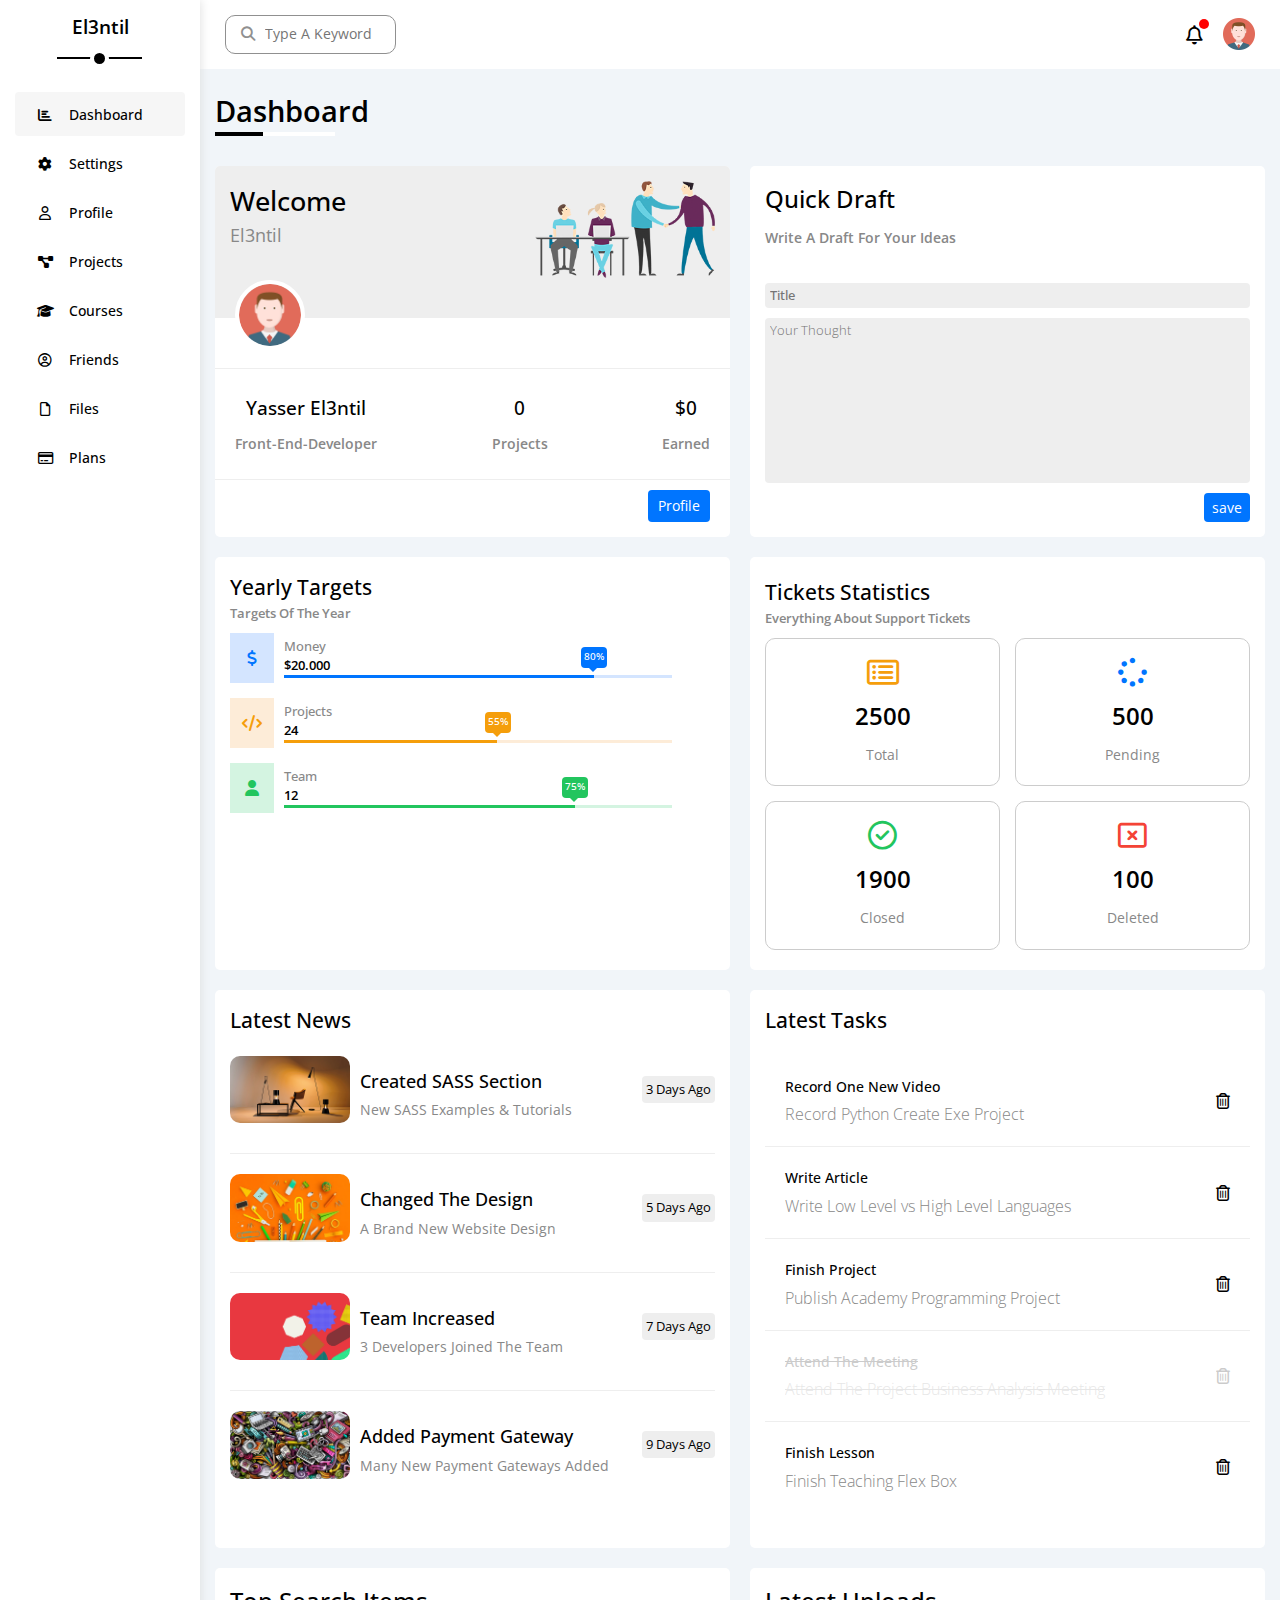
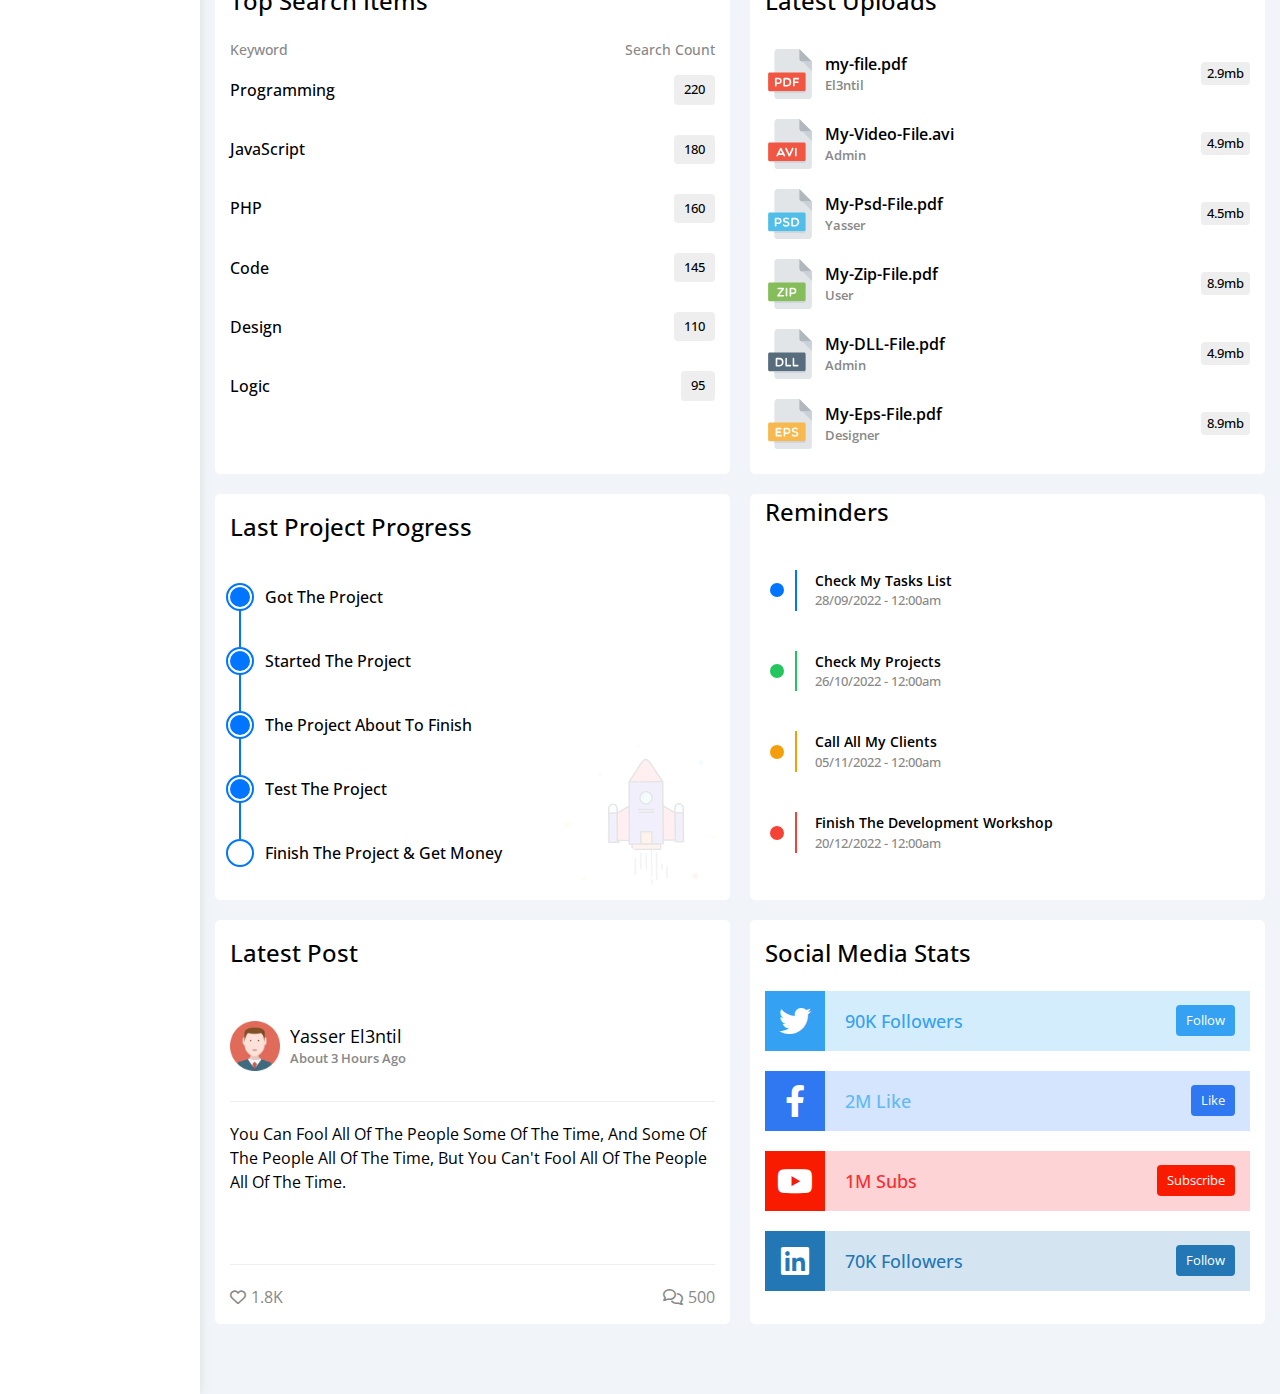
<file: index.html>
<!DOCTYPE html>
<html lang="en">
  <head>
    <meta charset="UTF-8" />
    <meta name="viewport" content="width=device-width, initial-scale=1.0" />
    <meta http-equiv="X-UA-Compatible" content="IE=edge" />
    <link rel="stylesheet" href="/styles/normalize.css" />
    <link rel="stylesheet" href="/styles/style.css" />
    <link rel="stylesheet" href="/styles/all.min.css" />
    <title>El3ntil | dashboard</title>
  </head>
  <body>
    <div class="dashboard">
      <div class="navigation">
        <!-- start side navigation  -->
        <div class="side-nav p-15">
          <h1 class="dash-title">El3ntil</h1>
          <div class="nav-bar">
            <a href="index.html" style="background-color: #f6f6f6">
              <i class="fa-solid fa-chart-bar"></i>
              <p>Dashboard</p></a
            >
            <a href="settings.html">
              <i class="fa-solid fa-gear"></i>
              <p>Settings</p></a
            >
            <a href="profile.html">
              <i class="fa-regular fa-user"></i>
              <p>Profile</p></a
            >
            <a href="projects.html">
              <i class="fa-solid fa-diagram-project"></i>
              <p>Projects</p></a
            >
            <a href="courses.html">
              <i class="fa-solid fa-graduation-cap"></i>
              <p>Courses</p></a
            >
            <a href="friends.html">
              <i class="fa-regular fa-circle-user"></i>
              <p>Friends</p></a
            >
            <a href="files.html">
              <i class="fa-regular fa-file"></i>
              <p>Files</p></a
            >
            <a href="plans.html">
              <i class="fa-regular fa-credit-card"></i>
              <p>Plans</p></a
            >
          </div>
        </div>
        <!-- end side navigation -->
        <!-- start search bar -->
        <div class="search-bar">
          <div class="search-btn">
            <i class="fa-solid fa-magnifying-glass"></i>
            <input
              class="search-input"
              type="text"
              placeholder="Type A Keyword"
            />
          </div>
          <div class="user-profile">
            <i class="fa-regular fa-bell"></i>
            <img src="assets/avatar.png" alt="" />
          </div>
        </div>
        <!-- end search bar -->
      </div>
      <!-- end side navigation -->
      <!-- start dashboard page -->
      <div class="dashboard-content">
        <h1 class="section-heading">Dashboard</h1>
        <div class="container">
          <!-- start user info -->
          <div class="user-info box">
            <div class="user-name">
              <div class="user-name-content">
                <h3>Welcome</h3>
                <p>El3ntil</p>
              </div>
              <img src="assets/welcome.png" alt="" />
            </div>
            <div class="profile-avatar">
              <img src="assets/avatar.png" alt="" />
            </div>
            <div class="user-statics">
              <div>
                <h4>Yasser El3ntil</h4>
                <p>Front-End-Developer</p>
              </div>
              <div>
                <h4>0</h4>
                <p>Projects</p>
              </div>
              <div>
                <h4>$0</h4>
                <p>Earned</p>
              </div>
            </div>
            <div class="profile-btn btn">
              <a href="profile.html">Profile</a>
            </div>
          </div>
          <!-- end user info -->
          <!-- start drafts -->
          <div class="drafts box">
            <h3>Quick Draft</h3>
            <p>Write A Draft For Your Ideas</p>
            <input class="title" type="text" placeholder="Title" />
            <input class="thoughts" type="text" placeholder="Your Thought" />
            <div class="drafis-btn btn">
              <a href="#">save</a>
            </div>
          </div>
          <!-- end drafts -->
          <!-- start targets -->
          <div class="targets box">
            <div class="targets-content">
              <h3>Yearly Targets</h3>
              <p>Targets Of The Year</p>
            </div>
            <div class="targets-achieved">
              <div class="money">
                <i class="fa-solid fa-dollar-sign"></i>
                <div class="target-progress">
                  <h5>Money</h5>
                  <p>$20.000</p>
                  <span></span>
                </div>
              </div>
              <div class="projects">
                <i class="fa-solid fa-code"></i>
                <div class="target-progress">
                  <h5>Projects</h5>
                  <p>24</p>
                  <span></span>
                </div>
              </div>
              <div class="team">
                <i class="fa-solid fa-user"></i>
                <div class="target-progress">
                  <h5>Team</h5>
                  <p>12</p>
                  <span></span>
                </div>
              </div>
            </div>
          </div>
          <!-- end targets -->
          <!-- start tickets -->
          <div class="tickets p-15 box">
            <div class="tickets-content">
              <h3>Tickets Statistics</h3>
              <p>Everything About Support Tickets</p>
            </div>
            <div class="tickets-statistics">
              <div>
                <i
                  class="fa-regular fa-rectangle-list"
                  style="color: #f59e0b"
                ></i>
                <p>2500</p>
                <p>Total</p>
              </div>
              <div>
                <i class="fa-solid fa-spinner" style="color: #0075ff"></i>
                <p>500</p>
                <p>Pending</p>
              </div>
              <div>
                <i
                  class="fa-regular fa-circle-check"
                  style="color: #22c55e"
                ></i>
                <p>1900</p>
                <p>Closed</p>
              </div>
              <div>
                <i
                  class="fa-regular fa-rectangle-xmark"
                  style="color: #f44336"
                ></i>
                <p>100</p>
                <p>Deleted</p>
              </div>
            </div>
          </div>
          <!-- end tickets -->
          <!-- start news -->
          <div class="news p-15 box">
            <h3>Latest News</h3>
            <div class="news-content">
              <div>
                <img src="assets/news-01.png" alt="" />
                <div>
                  <h4>Created SASS Section</h4>
                  <p>New SASS Examples & Tutorials</p>
                </div>
                <p>3 Days Ago</p>
              </div>
              <div>
                <img src="assets/news-02.png" alt="" />
                <div>
                  <h4>Changed The Design</h4>
                  <p>A Brand New Website Design</p>
                </div>
                <p>5 Days Ago</p>
              </div>
              <div>
                <img src="assets/news-03.png" alt="" />
                <div>
                  <h4>Team Increased</h4>
                  <p>3 Developers Joined The Team</p>
                </div>
                <p>7 Days Ago</p>
              </div>
              <div>
                <img src="assets/news-04.png" alt="" />
                <div>
                  <h4>Added Payment Gateway</h4>
                  <p>Many New Payment Gateways Added</p>
                </div>
                <p>9 Days Ago</p>
              </div>
            </div>
          </div>
          <!-- end news -->
          <div class="tasks p-15 box">
            <h3>Latest Tasks</h3>
            <div class="tasks-content">
              <div>
                <div>
                  <h4>Record One New Video</h4>
                  <p>Record Python Create Exe Project</p>
                </div>
                <i class="fa-regular fa-trash-can"></i>
              </div>
              <div>
                <div>
                  <h4>Write Article</h4>
                  <p>Write Low Level vs High Level Languages</p>
                </div>
                <i class="fa-regular fa-trash-can"></i>
              </div>
              <div>
                <div>
                  <h4>Finish Project</h4>
                  <p>Publish Academy Programming Project</p>
                </div>
                <i class="fa-regular fa-trash-can"></i>
              </div>
              <div>
                <div>
                  <h4>Attend The Meeting</h4>
                  <p>Attend The Project Business Analysis Meeting</p>
                </div>
                <i class="fa-regular fa-trash-can"></i>
              </div>
              <div>
                <div>
                  <h4>Finish Lesson</h4>
                  <p>Finish Teaching Flex Box</p>
                </div>
                <i class="fa-regular fa-trash-can"></i>
              </div>
            </div>
          </div>
          <div class="top-search p-15 box">
            <h3>Top Search Items</h3>
            <div>
              <h4>Keyword</h4>
              <p>Search Count</p>
            </div>
            <div class="top-search-content">
              <div>
                <h5>Programming</h5>
                <p>220</p>
              </div>
              <div>
                <h5>JavaScript</h5>
                <p>180</p>
              </div>
              <div>
                <h5>PHP</h5>
                <p>160</p>
              </div>
              <div>
                <h5>Code</h5>
                <p>145</p>
              </div>
              <div>
                <h5>Design</h5>
                <p>110</p>
              </div>
              <div>
                <h5>Logic</h5>
                <p>95</p>
              </div>
            </div>
          </div>
          <div class="uploads p-15 box">
            <h3>Latest Uploads</h3>
            <div class="uploads-content">
              <div>
                <img src="assets/pdf.svg" alt="" />
                <div>
                  <h4>my-file.pdf</h4>
                  <p>El3ntil</p>
                </div>
                <p>2.9mb</p>
              </div>
              <div>
                <img src="assets/avi.svg" alt="" />
                <div>
                  <h4>My-Video-File.avi</h4>
                  <p>Admin</p>
                </div>
                <p>4.9mb</p>
              </div>
              <div>
                <img src="assets/psd.svg" alt="" />
                <div>
                  <h4>My-Psd-File.pdf</h4>
                  <p>Yasser</p>
                </div>
                <p>4.5mb</p>
              </div>
              <div>
                <img src="assets/zip.svg" alt="" />
                <div>
                  <h4>My-Zip-File.pdf</h4>
                  <p>User</p>
                </div>
                <p>8.9mb</p>
              </div>
              <div>
                <img src="assets/dll.svg" alt="" />
                <div>
                  <h4>My-DLL-File.pdf</h4>
                  <p>Admin</p>
                </div>
                <p>4.9mb</p>
              </div>
              <div>
                <img src="assets/eps.svg" alt="" />
                <div>
                  <h4>My-Eps-File.pdf</h4>
                  <p>Designer</p>
                </div>
                <p>8.9mb</p>
              </div>
            </div>
          </div>
          <!-- end uploads -->
          <!-- start project progress -->
          <div class="projects-progress p-15 box">
            <h3>Last Project Progress</h3>
            <div class="projects-progress-content">
              <div>
                <span></span>
                <p>Got The Project</p>
              </div>
              <div>
                <span></span>
                <p>Started The Project</p>
              </div>
              <div>
                <span></span>
                <p>The Project About To Finish</p>
              </div>
              <div>
                <span></span>
                <p>Test The Project</p>
              </div>
              <div>
                <span></span>
                <p>Finish The Project & Get Money</p>
              </div>
            </div>
            <div class="projects-progress-image">
              <img src="assets/project.png" alt="" />
            </div>
          </div>
          <!-- end project progress -->
          <!-- start reminders -->
          <div class="reminders p-15 box">
            <h3>Reminders</h3>
            <div class="reminders-content">
              <div>
                <h4>Check My Tasks List</h4>
                <p>28/09/2022 - 12:00am</p>
              </div>
              <div>
                <h4>Check My Projects</h4>
                <p>26/10/2022 - 12:00am</p>
              </div>
              <div>
                <h4>Call All My Clients</h4>
                <p>05/11/2022 - 12:00am</p>
              </div>
              <div>
                <h4>Finish The Development Workshop</h4>
                <p>20/12/2022 - 12:00am</p>
              </div>
            </div>
          </div>
          <div class="latest-posts p-15 box">
            <h3>Latest Post</h3>
            <div class="latest-post-content">
              <div class="post-provider">
                <img src="assets/avatar.png" alt="" />
                <div>
                  <h4>Yasser El3ntil</h4>
                  <p>About 3 Hours Ago</p>
                </div>
              </div>
              <p>
                You Can Fool All Of The People Some Of The Time, And Some Of The
                People All Of The Time, But You Can't Fool All Of The People All
                Of The Time.
              </p>
              <div class="comments">
                <i class="fa-regular fa-heart" style="color: #888888"></i>
                <h5>1.8K</h5>
                <i class="fa-regular fa-comments" style="color: #888888"></i>
                <h5>500</h5>
              </div>
            </div>
          </div>
          <!-- end latest post -->
          <!-- start social media -->
          <div class="social-media p-15 box">
            <h3>Social Media Stats</h3>
            <div class="social-media-content">
              <div>
                <div>
                  <i class="fa-brands fa-twitter"></i>
                </div>
                <p>90K Followers</p>
                <a href="#">Follow</a>
              </div>
              <div>
                <div>
                  <i class="fa-brands fa-facebook-f"></i>
                </div>
                <p>2M Like</p>
                <a href="#">Like</a>
              </div>
              <div>
                <div>
                  <i class="fa-brands fa-youtube"></i>
                </div>
                <p>1M Subs</p>
                <a href="#">Subscribe</a>
              </div>
              <div>
                <div>
                  <i class="fa-brands fa-linkedin"></i>
                </div>
                <p>70K Followers</p>
                <a href="#">Follow</a>
              </div>
            </div>
            <!-- end social media -->
          </div>
        </div>
      </div>
    </div>
    <!-- end dashboard -->
  </body>
</html>
</file>
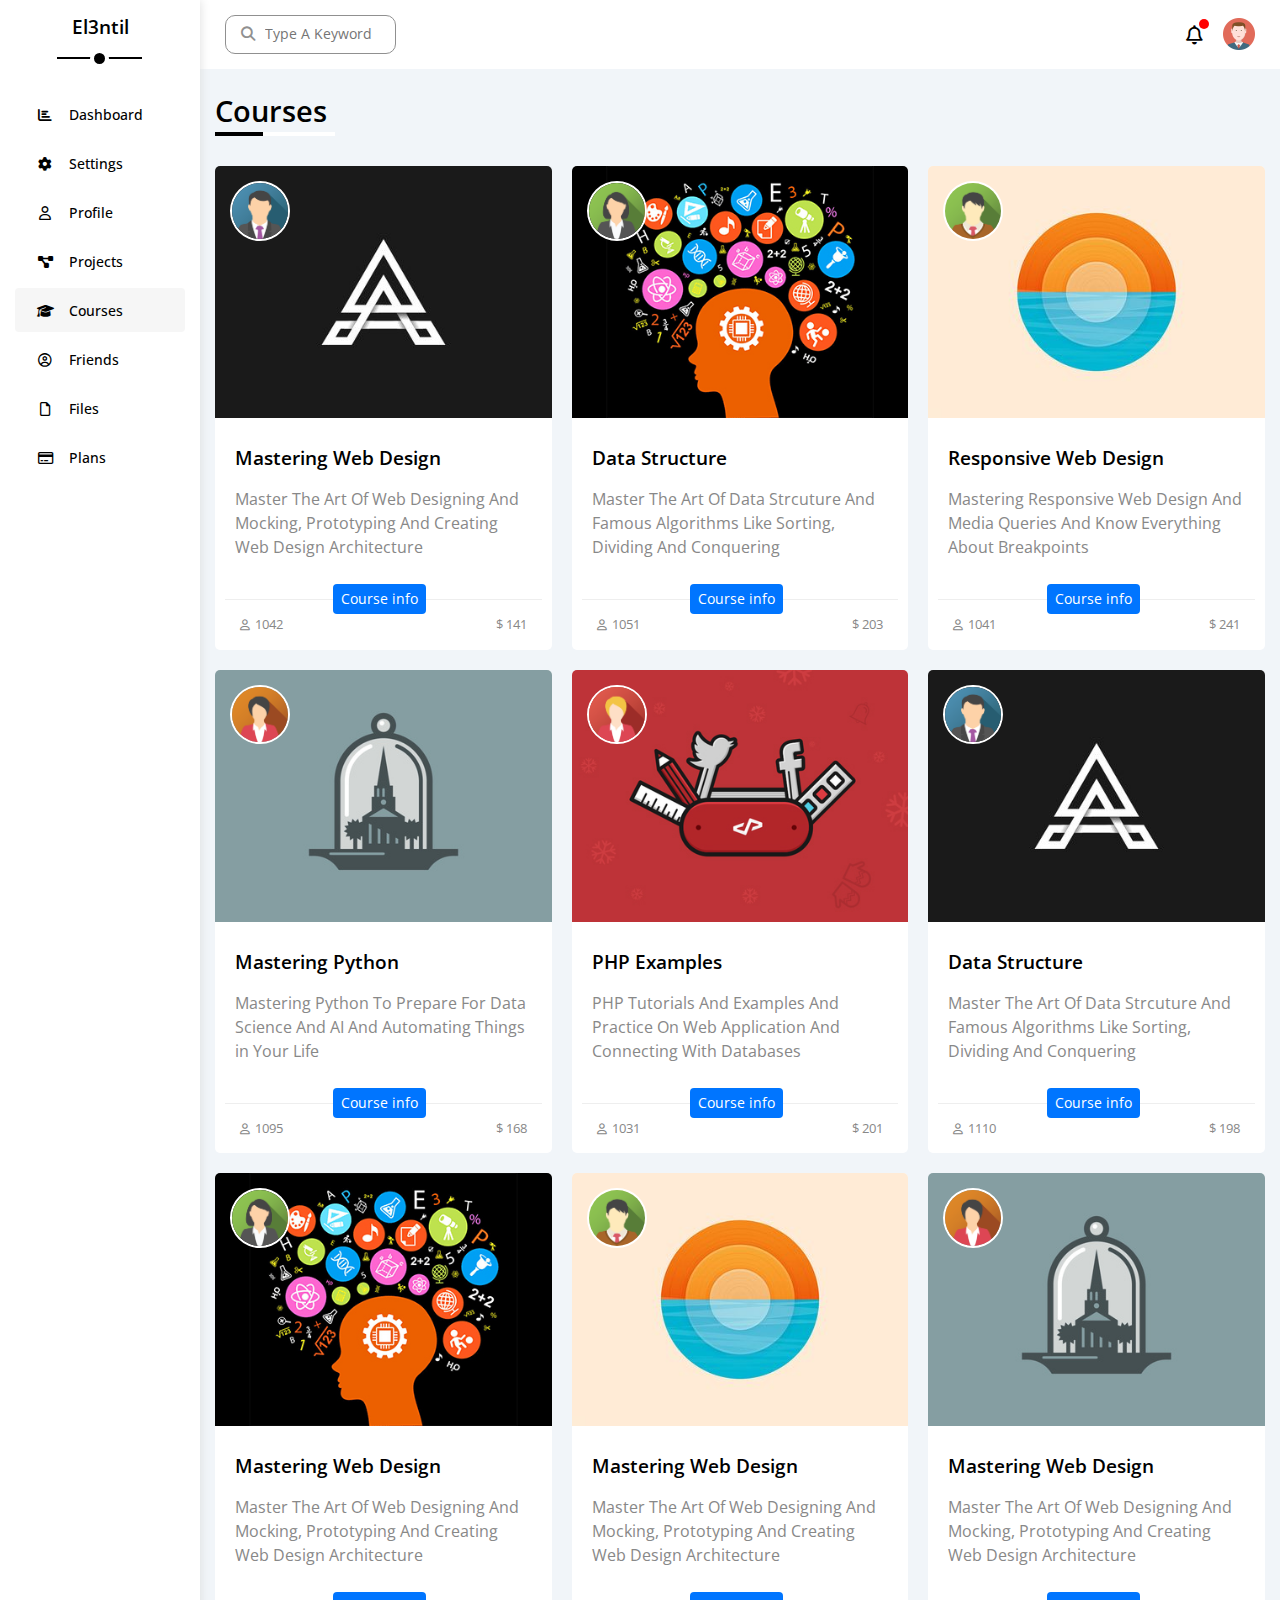
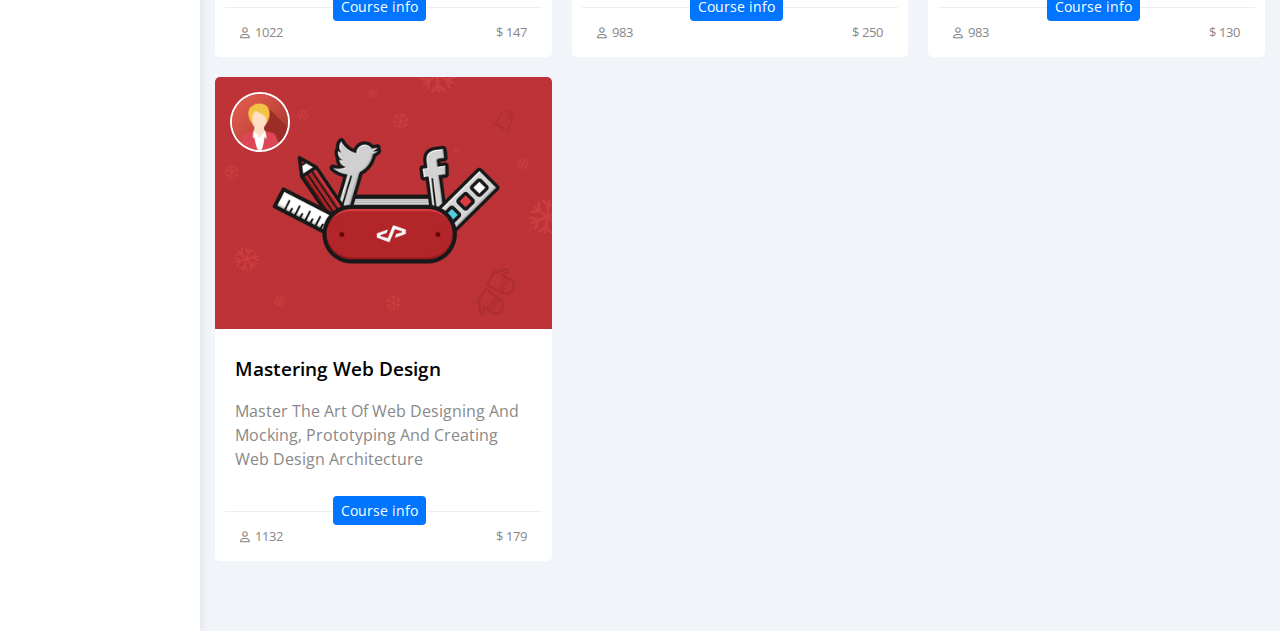
<file: courses.html>
<!DOCTYPE html>
<html lang="en">
  <head>
    <meta charset="UTF-8" />
    <meta name="viewport" content="width=device-width, initial-scale=1.0" />
    <meta http-equiv="X-UA-Compatible" content="IE=edge" />
    <link rel="stylesheet" href="/styles/normalize.css" />
    <link rel="stylesheet" href="/styles/style.css" />
    <link rel="stylesheet" href="/styles/all.min.css" />
    <title>Courses</title>
  </head>
  <body>
    <div class="courses">
      <div class="navigation">
        <!-- start side navigation  -->
        <div class="side-nav p-15">
          <h1 class="dash-title">El3ntil</h1>
          <div class="nav-bar">
            <a href="index.html">
              <i class="fa-solid fa-chart-bar"></i>
              <p>Dashboard</p></a
            >
            <a href="settings.html">
              <i class="fa-solid fa-gear"></i>
              <p>Settings</p></a
            >
            <a href="profile.html">
              <i class="fa-regular fa-user"></i>
              <p>Profile</p></a
            >
            <a href="projects.html">
              <i class="fa-solid fa-diagram-project"></i>
              <p>Projects</p></a
            >
            <a href="courses.html" style="background-color: #f6f6f6">
              <i class="fa-solid fa-graduation-cap"></i>
              <p>Courses</p></a
            >
            <a href="friends.html">
              <i class="fa-regular fa-circle-user"></i>
              <p>Friends</p></a
            >
            <a href="files.html">
              <i class="fa-regular fa-file"></i>
              <p>Files</p></a
            >
            <a href="plans.html">
              <i class="fa-regular fa-credit-card"></i>
              <p>Plans</p></a
            >
          </div>
        </div>
        <!-- end side navigation -->
        <!-- start search bar -->
        <div class="search-bar">
          <div class="search-btn">
            <i class="fa-solid fa-magnifying-glass"></i>
            <input
              class="search-input"
              type="text"
              placeholder="Type A Keyword"
            />
          </div>
          <div class="user-profile">
            <i class="fa-regular fa-bell"></i>
            <img src="assets/avatar.png" alt="" />
          </div>
        </div>
        <!-- end search bar -->
      </div>
      <!-- end side navigation -->
      <!-- start coursers page -->
      <div class="courses-content">
        <h1 class="section-heading">Courses</h1>
        <div class="container">
          <div class="box">
            <div>
              <img src="assets/course-01.jpg" alt="" />
              <img src="assets/team-01.png" alt="" />
            </div>
            <div>
              <h3>Mastering Web Design</h3>
              <p>
                Master The Art Of Web Designing And Mocking, Prototyping And
                Creating Web Design Architecture
              </p>
            </div>
            <div>
              <span>
                <i class="fa-regular fa-user"></i>
                1042
              </span>
              <div class="btn">
                <a href="#">Course info</a>
              </div>
              <p>$ 141</p>
            </div>
          </div>
          <div class="box">
            <div>
              <img src="assets/course-02.jpg" alt="" />
              <img src="assets/team-02.png" alt="" />
            </div>
            <div>
              <h3>Data Structure</h3>
              <p>
                Master The Art Of Data Strcuture And Famous Algorithms Like
                Sorting, Dividing And Conquering
              </p>
            </div>
            <div>
              <span>
                <i class="fa-regular fa-user"></i>
                1051
              </span>
              <div class="btn">
                <a href="#">Course info</a>
              </div>
              <p>$ 203</p>
            </div>
          </div>
          <div class="box">
            <div>
              <img src="assets/course-03.jpg" alt="" />
              <img src="assets/team-03.png" alt="" />
            </div>
            <div>
              <h3>Responsive Web Design</h3>
              <p>
                Mastering Responsive Web Design And Media Queries And Know
                Everything About Breakpoints
              </p>
            </div>
            <div>
              <span>
                <i class="fa-regular fa-user"></i>
                1041
              </span>
              <div class="btn">
                <a href="#">Course info</a>
              </div>
              <p>$ 241</p>
            </div>
          </div>
          <div class="box">
            <div>
              <img src="assets/course-04.jpg" alt="" />
              <img src="assets/team-04.png" alt="" />
            </div>
            <div>
              <h3>Mastering Python</h3>
              <p>
                Mastering Python To Prepare For Data Science And AI And
                Automating Things in Your Life
              </p>
            </div>
            <div>
              <span>
                <i class="fa-regular fa-user"></i>
                1095
              </span>
              <div class="btn">
                <a href="#">Course info</a>
              </div>
              <p>$ 168</p>
            </div>
          </div>
          <div class="box">
            <div>
              <img src="assets/course-05.jpg" alt="" />
              <img src="assets/team-05.png" alt="" />
            </div>
            <div>
              <h3>PHP Examples</h3>
              <p>
                PHP Tutorials And Examples And Practice On Web Application And
                Connecting With Databases
              </p>
            </div>
            <div>
              <span>
                <i class="fa-regular fa-user"></i>
                1031
              </span>
              <div class="btn">
                <a href="#">Course info</a>
              </div>
              <p>$ 201</p>
            </div>
          </div>
          <div class="box">
            <div>
              <img src="assets/course-01.jpg" alt="" />
              <img src="assets/team-01.png" alt="" />
            </div>
            <div>
              <h3>Data Structure</h3>
              <p>
                Master The Art Of Data Strcuture And Famous Algorithms Like
                Sorting, Dividing And Conquering
              </p>
            </div>
            <div>
              <span>
                <i class="fa-regular fa-user"></i>
                1110
              </span>
              <div class="btn">
                <a href="#">Course info</a>
              </div>
              <p>$ 198</p>
            </div>
          </div>
          <div class="box">
            <div>
              <img src="assets/course-02.jpg" alt="" />
              <img src="assets/team-02.png" alt="" />
            </div>
            <div>
              <h3>Mastering Web Design</h3>
              <p>
                Master The Art Of Web Designing And Mocking, Prototyping And
                Creating Web Design Architecture
              </p>
            </div>
            <div>
              <span>
                <i class="fa-regular fa-user"></i>
                1022
              </span>
              <div class="btn">
                <a href="#">Course info</a>
              </div>
              <p>$ 147</p>
            </div>
          </div>
          <div class="box">
            <div>
              <img src="assets/course-03.jpg" alt="" />
              <img src="assets/team-03.png" alt="" />
            </div>
            <div>
              <h3>Mastering Web Design</h3>
              <p>
                Master The Art Of Web Designing And Mocking, Prototyping And
                Creating Web Design Architecture
              </p>
            </div>
            <div>
              <span>
                <i class="fa-regular fa-user"></i>
                983
              </span>
              <div class="btn">
                <a href="#">Course info</a>
              </div>
              <p>$ 250</p>
            </div>
          </div>
          <div class="box">
            <div>
              <img src="assets/course-04.jpg" alt="" />
              <img src="assets/team-04.png" alt="" />
            </div>
            <div>
              <h3>Mastering Web Design</h3>
              <p>
                Master The Art Of Web Designing And Mocking, Prototyping And
                Creating Web Design Architecture
              </p>
            </div>
            <div>
              <span>
                <i class="fa-regular fa-user"></i>
                983
              </span>
              <div class="btn">
                <a href="#">Course info</a>
              </div>
              <p>$ 130</p>
            </div>
          </div>
          <div class="box">
            <div>
              <img src="assets/course-05.jpg" alt="" />
              <img src="assets/team-05.png" alt="" />
            </div>
            <div>
              <h3>Mastering Web Design</h3>
              <p>
                Master The Art Of Web Designing And Mocking, Prototyping And
                Creating Web Design Architecture
              </p>
            </div>
            <div>
              <span>
                <i class="fa-regular fa-user"></i>
                1132
              </span>
              <div class="btn">
                <a href="#">Course info</a>
              </div>
              <p>$ 179</p>
            </div>
          </div>
        </div>
      </div>
      <!-- end courses page -->
    </div>
  </body>
</html>
</file>
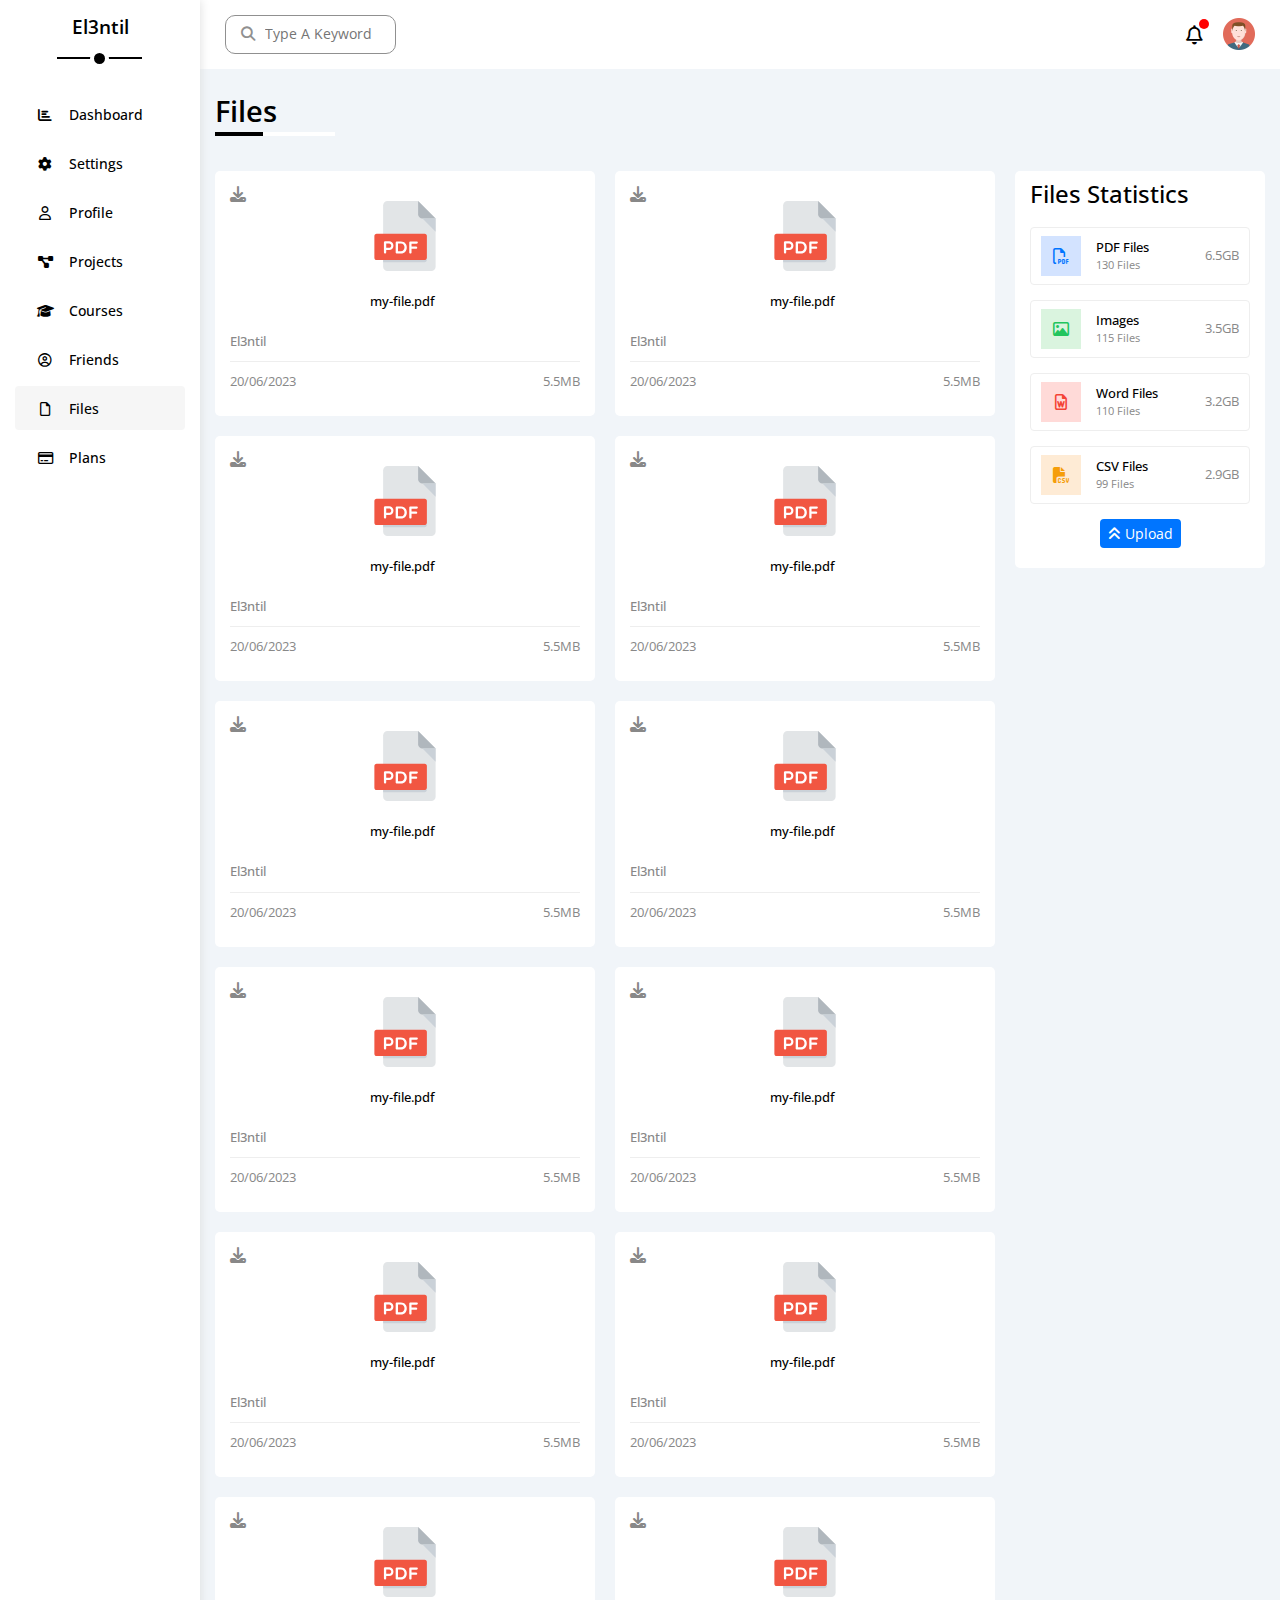
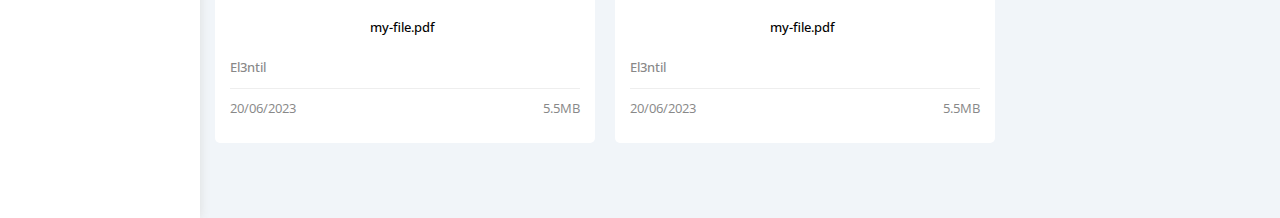
<file: files.html>
<!DOCTYPE html>
<html lang="en">
  <head>
    <meta charset="UTF-8" />
    <meta name="viewport" content="width=device-width, initial-scale=1.0" />
    <meta http-equiv="X-UA-Compatible" content="IE=edge" />
    <link rel="stylesheet" href="/styles/normalize.css" />
    <link rel="stylesheet" href="/styles/style.css" />
    <link rel="stylesheet" href="/styles/all.min.css" />
    <title>Files</title>
  </head>
  <body>
    <div class="files">
      <div class="navigation">
        <!-- start side navigation  -->
        <div class="side-nav p-15">
          <h1 class="dash-title">El3ntil</h1>
          <div class="nav-bar">
            <a href="index.html">
              <i class="fa-solid fa-chart-bar"></i>
              <p>Dashboard</p></a
            >
            <a href="settings.html">
              <i class="fa-solid fa-gear"></i>
              <p>Settings</p></a
            >
            <a href="profile.html">
              <i class="fa-regular fa-user"></i>
              <p>Profile</p></a
            >
            <a href="projects.html">
              <i class="fa-solid fa-diagram-project"></i>
              <p>Projects</p></a
            >
            <a href="courses.html">
              <i class="fa-solid fa-graduation-cap"></i>
              <p>Courses</p></a
            >
            <a href="friends.html">
              <i class="fa-regular fa-circle-user"></i>
              <p>Friends</p></a
            >
            <a href="files.html" style="background-color: #f6f6f6">
              <i class="fa-regular fa-file"></i>
              <p>Files</p></a
            >
            <a href="plans.html">
              <i class="fa-regular fa-credit-card"></i>
              <p>Plans</p></a
            >
          </div>
        </div>
        <!-- end side navigation -->
        <!-- start search bar -->
        <div class="search-bar">
          <div class="search-btn">
            <i class="fa-solid fa-magnifying-glass"></i>
            <input
              class="search-input"
              type="text"
              placeholder="Type A Keyword"
            />
          </div>
          <div class="user-profile">
            <i class="fa-regular fa-bell"></i>
            <img src="assets/avatar.png" alt="" />
          </div>
        </div>
        <!-- end search bar -->
      </div>
      <!-- end side navigation -->
      <!-- start files page -->
      <div class="files-content">
        <h1 class="section-heading">Files</h1>
        <div>
          <div class="container">
            <div class="box">
              <div>
                <i class="fa-solid fa-download"></i>
                <h4>El3ntil</h4>
                <div>
                  <img src="assets/pdf.svg" alt="" />
                  <p>my-file.pdf</p>
                </div>
              </div>
              <div>
                <p>20/06/2023</p>
                <p>5.5MB</p>
              </div>
            </div>
            <div class="box">
              <div>
                <i class="fa-solid fa-download"></i>
                <h4>El3ntil</h4>
                <div>
                  <img src="assets/pdf.svg" alt="" />
                  <p>my-file.pdf</p>
                </div>
              </div>
              <div>
                <p>20/06/2023</p>
                <p>5.5MB</p>
              </div>
            </div>
            <div class="box">
              <div>
                <i class="fa-solid fa-download"></i>
                <h4>El3ntil</h4>
                <div>
                  <img src="assets/pdf.svg" alt="" />
                  <p>my-file.pdf</p>
                </div>
              </div>
              <div>
                <p>20/06/2023</p>
                <p>5.5MB</p>
              </div>
            </div>
            <div class="box">
              <div>
                <i class="fa-solid fa-download"></i>
                <h4>El3ntil</h4>
                <div>
                  <img src="assets/pdf.svg" alt="" />
                  <p>my-file.pdf</p>
                </div>
              </div>
              <div>
                <p>20/06/2023</p>
                <p>5.5MB</p>
              </div>
            </div>
            <div class="box">
              <div>
                <i class="fa-solid fa-download"></i>
                <h4>El3ntil</h4>
                <div>
                  <img src="assets/pdf.svg" alt="" />
                  <p>my-file.pdf</p>
                </div>
              </div>
              <div>
                <p>20/06/2023</p>
                <p>5.5MB</p>
              </div>
            </div>
            <div class="box">
              <div>
                <i class="fa-solid fa-download"></i>
                <h4>El3ntil</h4>
                <div>
                  <img src="assets/pdf.svg" alt="" />
                  <p>my-file.pdf</p>
                </div>
              </div>
              <div>
                <p>20/06/2023</p>
                <p>5.5MB</p>
              </div>
            </div>
            <div class="box">
              <div>
                <i class="fa-solid fa-download"></i>
                <h4>El3ntil</h4>
                <div>
                  <img src="assets/pdf.svg" alt="" />
                  <p>my-file.pdf</p>
                </div>
              </div>
              <div>
                <p>20/06/2023</p>
                <p>5.5MB</p>
              </div>
            </div>
            <div class="box">
              <div>
                <i class="fa-solid fa-download"></i>
                <h4>El3ntil</h4>
                <div>
                  <img src="assets/pdf.svg" alt="" />
                  <p>my-file.pdf</p>
                </div>
              </div>
              <div>
                <p>20/06/2023</p>
                <p>5.5MB</p>
              </div>
            </div>
            <div class="box">
              <div>
                <i class="fa-solid fa-download"></i>
                <h4>El3ntil</h4>
                <div>
                  <img src="assets/pdf.svg" alt="" />
                  <p>my-file.pdf</p>
                </div>
              </div>
              <div>
                <p>20/06/2023</p>
                <p>5.5MB</p>
              </div>
            </div>
            <div class="box">
              <div>
                <h4>El3ntil</h4>
                <i class="fa-solid fa-download"></i>
                <div>
                  <img src="assets/pdf.svg" alt="" />
                  <p>my-file.pdf</p>
                </div>
              </div>
              <div>
                <p>20/06/2023</p>
                <p>5.5MB</p>
              </div>
            </div>
            <div class="box">
              <div>
                <i class="fa-solid fa-download"></i>
                <h4>El3ntil</h4>
                <div>
                  <img src="assets/pdf.svg" alt="" />
                  <p>my-file.pdf</p>
                </div>
              </div>
              <div>
                <p>20/06/2023</p>
                <p>5.5MB</p>
              </div>
            </div>
            <div class="box">
              <div>
                <i class="fa-solid fa-download"></i>
                <h4>El3ntil</h4>
                <div>
                  <img src="assets/pdf.svg" alt="" />
                  <p>my-file.pdf</p>
                </div>
              </div>
              <div>
                <p>20/06/2023</p>
                <p>5.5MB</p>
              </div>
            </div>
          </div>
          <div class="box">
            <h3>Files Statistics</h3>
            <div>
              <i class="fa-regular fa-file-pdf"></i>
              <div>
                <h4>PDF Files</h4>
                <p>130 Files</p>
              </div>
              <p>6.5GB</p>
            </div>
            <div>
              <i class="fa-regular fa-image"></i>
              <div>
                <h4>Images</h4>
                <p>115 Files</p>
              </div>
              <p>3.5GB</p>
            </div>
            <div>
              <i class="fa-regular fa-file-word"></i>
              <div>
                <h4>Word Files</h4>
                <p>110 Files</p>
              </div>
              <p>3.2GB</p>
            </div>
            <div>
              <i class="fa-solid fa-file-csv"></i>
              <div>
                <h4>CSV Files</h4>
                <p>99 Files</p>
              </div>
              <p>2.9GB</p>
            </div>
            <div class="btn">
              <a href="#">
                <i class="fa-solid fa-angles-up"></i>
                Upload
              </a>
            </div>
          </div>
        </div>
      </div>
      <!-- end files page -->
    </div>
  </body>
</html>
</file>
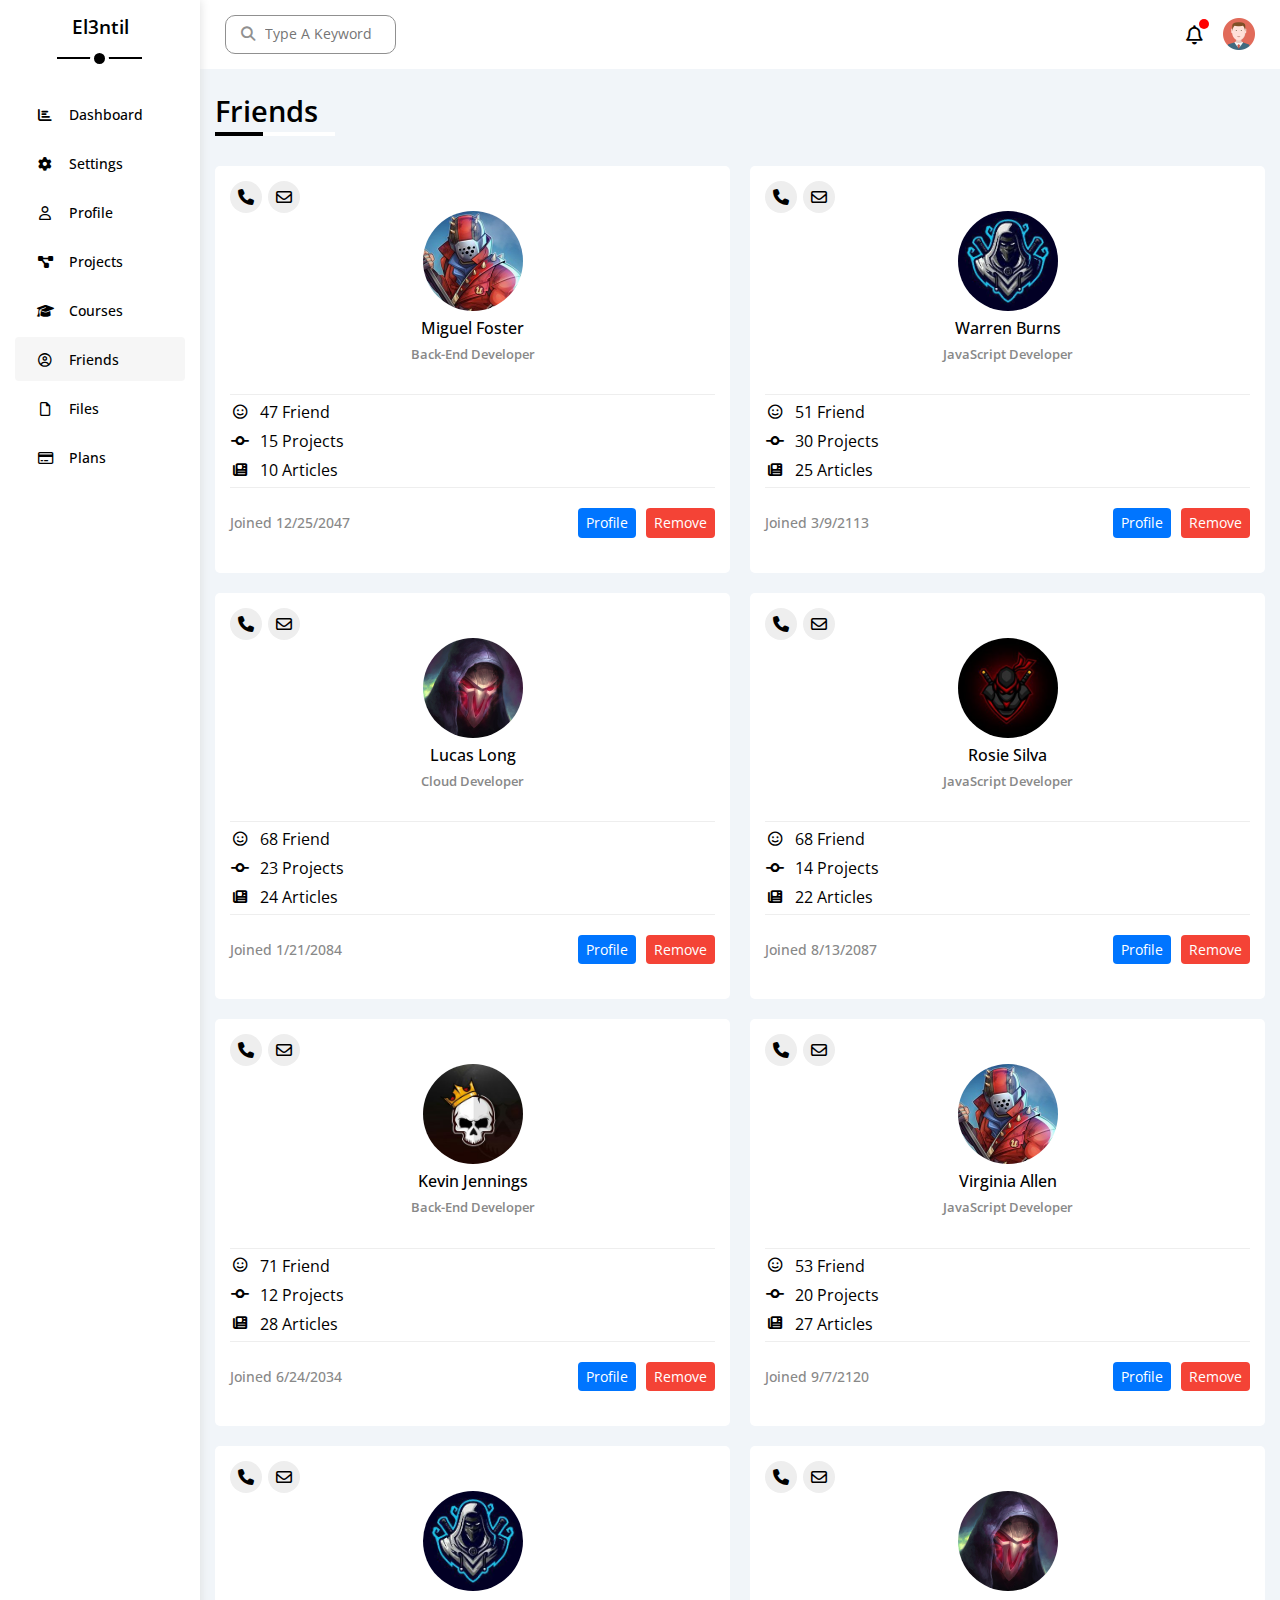
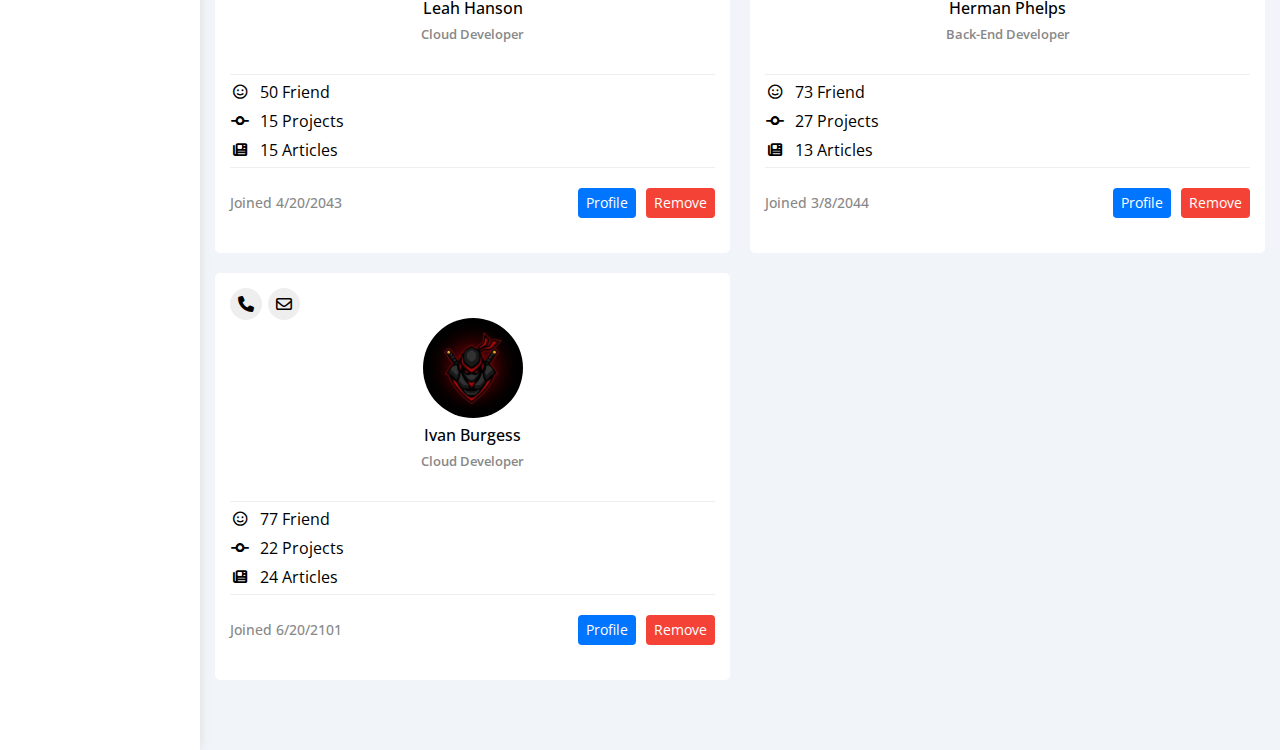
<file: friends.html>
<!DOCTYPE html>
<html lang="en">
  <head>
    <meta charset="UTF-8" />
    <meta name="viewport" content="width=device-width, initial-scale=1.0" />
    <meta http-equiv="X-UA-Compatible" content="IE=edge" />
    <link rel="stylesheet" href="/styles/normalize.css" />
    <link rel="stylesheet" href="/styles/style.css" />
    <link rel="stylesheet" href="/styles/all.min.css" />
    <title>Friends</title>
  </head>
  <body>
    <div class="friends">
      <div class="navigation">
        <!-- start side navigation  -->
        <div class="side-nav p-15">
          <h1 class="dash-title">El3ntil</h1>
          <div class="nav-bar">
            <a href="index.html">
              <i class="fa-solid fa-chart-bar"></i>
              <p>Dashboard</p></a
            >
            <a href="settings.html">
              <i class="fa-solid fa-gear"></i>
              <p>Settings</p></a
            >
            <a href="profile.html">
              <i class="fa-regular fa-user"></i>
              <p>Profile</p></a
            >
            <a href="projects.html">
              <i class="fa-solid fa-diagram-project"></i>
              <p>Projects</p></a
            >
            <a href="courses.html">
              <i class="fa-solid fa-graduation-cap"></i>
              <p>Courses</p></a
            >
            <a href="99 friends.html" style="background-color: #f6f6f6">
              <i class="fa-regular fa-circle-user"></i>
              <p>Friends</p></a
            >
            <a href="files.html">
              <i class="fa-regular fa-file"></i>
              <p>Files</p></a
            >
            <a href="plans.html">
              <i class="fa-regular fa-credit-card"></i>
              <p>Plans</p></a
            >
          </div>
        </div>
        <!-- end side navigation -->
        <!-- start search bar -->
        <div class="search-bar">
          <div class="search-btn">
            <i class="fa-solid fa-magnifying-glass"></i>
            <input
              class="search-input"
              type="text"
              placeholder="Type A Keyword"
            />
          </div>
          <div class="user-profile">
            <i class="fa-regular fa-bell"></i>
            <img src="assets/avatar.png" alt="" />
          </div>
        </div>
        <!-- end search bar -->
      </div>
      <!-- end side navigation -->
      <!-- start 66 friends page -->
      <div class="friends-content">
        <h1 class="section-heading">Friends</h1>
        <div class="container">
          <div class="box">
            <div>
              <img src="assets/friend-01.jpg" alt="" />
              <h3>Miguel Foster</h3>
              <p>Back-End Developer</p>
              <i class="fa-solid fa-phone"></i>
              <i class="fa-regular fa-envelope"></i>
            </div>
            <div>
              <p>
                <i class="fa-regular fa-face-smile"></i>
                47 Friend
              </p>
              <p>
                <i class="fa-solid fa-code-commit"></i>
                15 Projects
              </p>
              <p>
                <i class="fa-solid fa-newspaper"></i>
                10 Articles
              </p>
            </div>
            <div>
              <p>Joined 12/25/2047</p>
              <div class="btn">
                <a href="#">Profile</a>
                <a href="#">Remove</a>
              </div>
            </div>
          </div>
          <div class="box">
            <div>
              <img src="assets/friend-02.jpg" alt="" />
              <h3>Warren Burns</h3>
              <p>JavaScript Developer</p>
              <i class="fa-solid fa-phone"></i>
              <i class="fa-regular fa-envelope"></i>
            </div>
            <div>
              <p>
                <i class="fa-regular fa-face-smile"></i>
                51 Friend
              </p>
              <p>
                <i class="fa-solid fa-code-commit"></i>
                30 Projects
              </p>
              <p>
                <i class="fa-solid fa-newspaper"></i>
                25 Articles
              </p>
            </div>
            <div>
              <p>Joined 3/9/2113</p>
              <div class="btn">
                <a href="#">Profile</a>
                <a href="#">Remove</a>
              </div>
            </div>
          </div>
          <div class="box">
            <div>
              <img src="assets/friend-03.jpg" alt="" />
              <h3>Lucas Long</h3>
              <p>Cloud Developer</p>
              <i class="fa-solid fa-phone"></i>
              <i class="fa-regular fa-envelope"></i>
            </div>
            <div>
              <p>
                <i class="fa-regular fa-face-smile"></i>
                68 Friend
              </p>
              <p>
                <i class="fa-solid fa-code-commit"></i>
                23 Projects
              </p>
              <p>
                <i class="fa-solid fa-newspaper"></i>
                24 Articles
              </p>
            </div>
            <div>
              <p>Joined 1/21/2084</p>
              <div class="btn">
                <a href="#">Profile</a>
                <a href="#">Remove</a>
              </div>
            </div>
          </div>
          <div class="box">
            <div>
              <img src="assets/friend-04.jpg" alt="" />
              <h3>Rosie Silva</h3>
              <p>JavaScript Developer</p>
              <i class="fa-solid fa-phone"></i>
              <i class="fa-regular fa-envelope"></i>
            </div>
            <div>
              <p>
                <i class="fa-regular fa-face-smile"></i>
                68 Friend
              </p>
              <p>
                <i class="fa-solid fa-code-commit"></i>
                14 Projects
              </p>
              <p>
                <i class="fa-solid fa-newspaper"></i>
                22 Articles
              </p>
            </div>
            <div>
              <p>Joined 8/13/2087</p>
              <div class="btn">
                <a href="#">Profile</a>
                <a href="#">Remove</a>
              </div>
            </div>
          </div>
          <div class="box">
            <div>
              <img src="assets/friend-05.jpg" alt="" />
              <h3>Kevin Jennings</h3>
              <p>Back-End Developer</p>
              <i class="fa-solid fa-phone"></i>
              <i class="fa-regular fa-envelope"></i>
            </div>
            <div>
              <p>
                <i class="fa-regular fa-face-smile"></i>
                71 Friend
              </p>
              <p>
                <i class="fa-solid fa-code-commit"></i>
                12 Projects
              </p>
              <p>
                <i class="fa-solid fa-newspaper"></i>
                28 Articles
              </p>
            </div>
            <div>
              <p>Joined 6/24/2034</p>
              <div class="btn">
                <a href="#">Profile</a>
                <a href="#">Remove</a>
              </div>
            </div>
          </div>
          <div class="box">
            <div>
              <img src="assets/friend-01.jpg" alt="" />
              <h3>Virginia Allen</h3>
              <p>JavaScript Developer</p>
              <i class="fa-solid fa-phone"></i>
              <i class="fa-regular fa-envelope"></i>
            </div>
            <div>
              <p>
                <i class="fa-regular fa-face-smile"></i>
                53 Friend
              </p>
              <p>
                <i class="fa-solid fa-code-commit"></i>
                20 Projects
              </p>
              <p>
                <i class="fa-solid fa-newspaper"></i>
                27 Articles
              </p>
            </div>
            <div>
              <p>Joined 9/7/2120</p>
              <div class="btn">
                <a href="#">Profile</a>
                <a href="#">Remove</a>
              </div>
            </div>
          </div>
          <div class="box">
            <div>
              <img src="assets/friend-02.jpg" alt="" />
              <h3>Leah Hanson</h3>
              <p>Cloud Developer</p>
              <i class="fa-solid fa-phone"></i>
              <i class="fa-regular fa-envelope"></i>
            </div>
            <div>
              <p>
                <i class="fa-regular fa-face-smile"></i>
                50 Friend
              </p>
              <p>
                <i class="fa-solid fa-code-commit"></i>
                15 Projects
              </p>
              <p>
                <i class="fa-solid fa-newspaper"></i>
                15 Articles
              </p>
            </div>
            <div>
              <p>Joined 4/20/2043</p>
              <div class="btn">
                <a href="#">Profile</a>
                <a href="#">Remove</a>
              </div>
            </div>
          </div>
          <div class="box">
            <div>
              <img src="assets/friend-03.jpg" alt="" />
              <h3>Herman Phelps</h3>
              <p>Back-End Developer</p>
              <i class="fa-solid fa-phone"></i>
              <i class="fa-regular fa-envelope"></i>
            </div>
            <div>
              <p>
                <i class="fa-regular fa-face-smile"></i>
                73 Friend
              </p>
              <p>
                <i class="fa-solid fa-code-commit"></i>
                27 Projects
              </p>
              <p>
                <i class="fa-solid fa-newspaper"></i>
                13 Articles
              </p>
            </div>
            <div>
              <p>Joined 3/8/2044</p>
              <div class="btn">
                <a href="#">Profile</a>
                <a href="#">Remove</a>
              </div>
            </div>
          </div>
          <div class="box">
            <div>
              <img src="assets/friend-04.jpg" alt="" />
              <h3>Ivan Burgess</h3>
              <p>Cloud Developer</p>
              <i class="fa-solid fa-phone"></i>
              <i class="fa-regular fa-envelope"></i>
            </div>
            <div>
              <p>
                <i class="fa-regular fa-face-smile"></i>
                77 Friend
              </p>
              <p>
                <i class="fa-solid fa-code-commit"></i>
                22 Projects
              </p>
              <p>
                <i class="fa-solid fa-newspaper"></i>
                24 Articles
              </p>
            </div>
            <div>
              <p>Joined 6/20/2101</p>
              <div class="btn">
                <a href="#">Profile</a>
                <a href="#">Remove</a>
              </div>
            </div>
          </div>
        </div>
      </div>
      <!-- end friends page -->
    </div>
  </body>
</html>
</file>
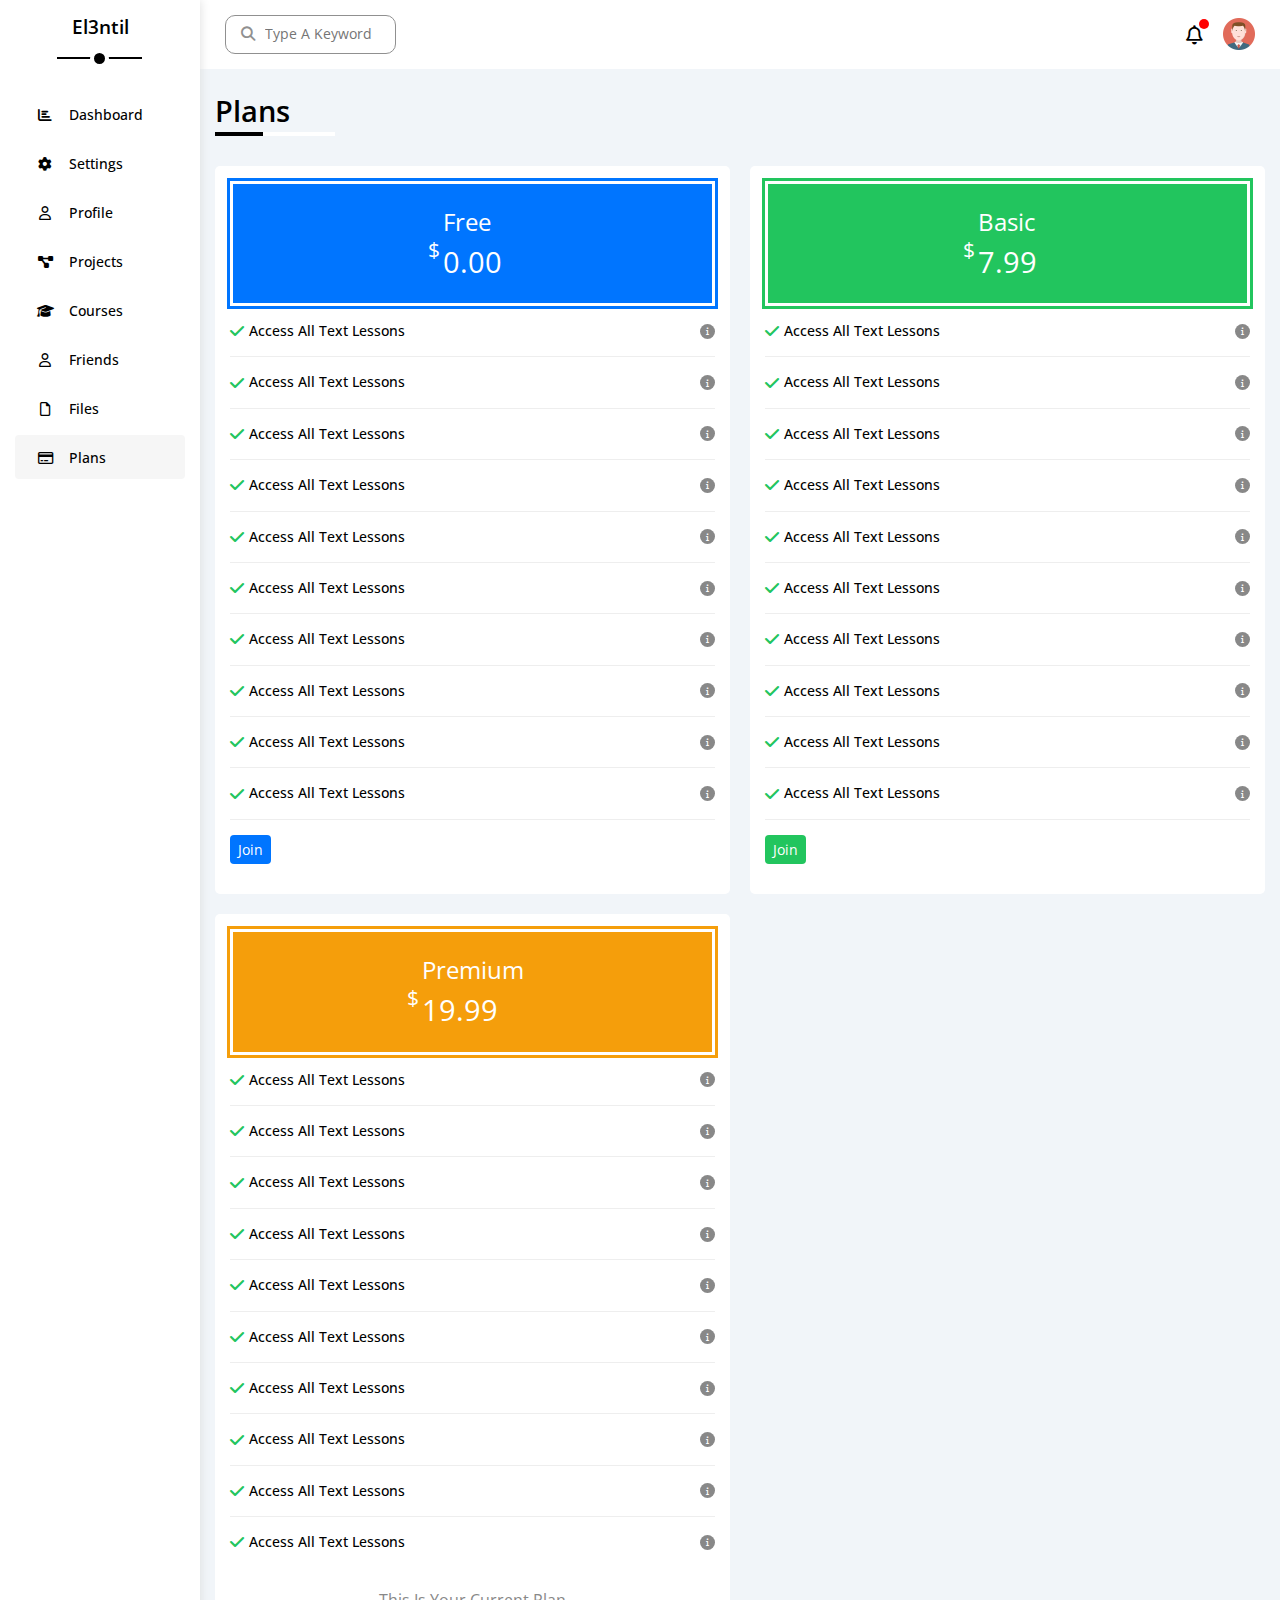
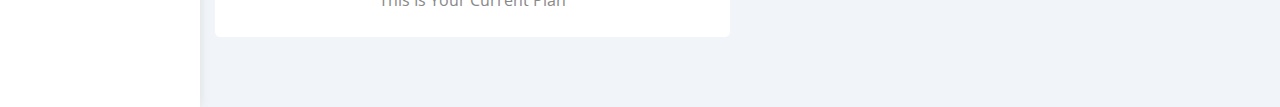
<file: plans.html>
<!DOCTYPE html>
<html lang="en">
  <head>
    <meta charset="UTF-8" />
    <meta name="viewport" content="width=device-width, initial-scale=1.0" />
    <meta http-equiv="X-UA-Compatible" content="IE=edge" />
    <link rel="stylesheet" href="/styles/normalize.css" />
    <link rel="stylesheet" href="/styles/style.css" />
    <link rel="stylesheet" href="/styles/all.min.css" />
    <title>Plans</title>
  </head>
  <body>
    <div class="plans">
      <div class="navigation">
        <!-- start side navigation  -->
        <div class="side-nav p-15">
          <h1 class="dash-title">El3ntil</h1>
          <div class="nav-bar">
            <a href="index.html">
              <i class="fa-solid fa-chart-bar"></i>
              <p>Dashboard</p></a
            >
            <a href="settings.html">
              <i class="fa-solid fa-gear"></i>
              <p>Settings</p></a
            >
            <a href="profile.html">
              <i class="fa-regular fa-user"></i>
              <p>Profile</p></a
            >
            <a href="projects.html">
              <i class="fa-solid fa-diagram-project"></i>
              <p>Projects</p></a
            >
            <a href="courses.html">
              <i class="fa-solid fa-graduation-cap"></i>
              <p>Courses</p></a
            >
            <a href="friends.html">
              <i class="fa-regular fa-user"></i>
              <p>Friends</p></a
            >
            <a href="files.html">
              <i class="fa-regular fa-file"></i>
              <p>Files</p></a
            >
            <a href="plans.html" style="background-color: #f6f6f6">
              <i class="fa-regular fa-credit-card"></i>
              <p>Plans</p></a
            >
          </div>
        </div>
        <!-- end side navigation -->
        <!-- start search bar -->
        <div class="search-bar">
          <div class="search-btn">
            <i class="fa-solid fa-magnifying-glass"></i>
            <input
              class="search-input"
              type="text"
              placeholder="Type A Keyword"
            />
          </div>
          <div class="user-profile">
            <i class="fa-regular fa-bell"></i>
            <img src="assets/avatar.png" alt="" />
          </div>
        </div>
        <!-- end search bar -->
      </div>
      <!-- end side navigation -->
      <!-- start plans page -->
      <div class="plans-content">
        <h1 class="section-heading">Plans</h1>
        <div class="container">
          <div class="box">
            <div>
              <p>
                Free
                <span> 0.00 </span>
              </p>
            </div>
            <div>
              <i
                class="fa-solid fa-check"
                style="color: var(--green-color)"
              ></i>
              <p>Access All Text Lessons</p>
              <i class="fa-solid fa-info"></i>
            </div>
            <div>
              <i
                class="fa-solid fa-check"
                style="color: var(--green-color)"
              ></i>
              <p>Access All Text Lessons</p>
              <i class="fa-solid fa-info"></i>
            </div>
            <div>
              <i
                class="fa-solid fa-check"
                style="color: var(--green-color)"
              ></i>
              <p>Access All Text Lessons</p>
              <i class="fa-solid fa-info"></i>
            </div>
            <div>
              <i
                class="fa-solid fa-check"
                style="color: var(--green-color)"
              ></i>
              <p>Access All Text Lessons</p>
              <i class="fa-solid fa-info"></i>
            </div>
            <div>
              <i
                class="fa-solid fa-check"
                style="color: var(--green-color)"
              ></i>
              <p>Access All Text Lessons</p>
              <i class="fa-solid fa-info"></i>
            </div>
            <div>
              <i
                class="fa-solid fa-check"
                style="color: var(--green-color)"
              ></i>
              <p>Access All Text Lessons</p>
              <i class="fa-solid fa-info"></i>
            </div>
            <div>
              <i
                class="fa-solid fa-check"
                style="color: var(--green-color)"
              ></i>
              <p>Access All Text Lessons</p>
              <i class="fa-solid fa-info"></i>
            </div>
            <div>
              <i
                class="fa-solid fa-check"
                style="color: var(--green-color)"
              ></i>
              <p>Access All Text Lessons</p>
              <i class="fa-solid fa-info"></i>
            </div>
            <div>
              <i
                class="fa-solid fa-check"
                style="color: var(--green-color)"
              ></i>
              <p>Access All Text Lessons</p>
              <i class="fa-solid fa-info"></i>
            </div>
            <div>
              <i
                class="fa-solid fa-check"
                style="color: var(--green-color)"
              ></i>
              <p>Access All Text Lessons</p>
              <i class="fa-solid fa-info"></i>
            </div>
            <div class="btn">
              <a href="#"> Join </a>
            </div>
          </div>
          <div class="box">
            <div>
              <p>
                Basic
                <span> 7.99 </span>
              </p>
            </div>
            <div>
              <i
                class="fa-solid fa-check"
                style="color: var(--green-color)"
              ></i>
              <p>Access All Text Lessons</p>
              <i class="fa-solid fa-info"></i>
            </div>
            <div>
              <i
                class="fa-solid fa-check"
                style="color: var(--green-color)"
              ></i>
              <p>Access All Text Lessons</p>
              <i class="fa-solid fa-info"></i>
            </div>
            <div>
              <i
                class="fa-solid fa-check"
                style="color: var(--green-color)"
              ></i>
              <p>Access All Text Lessons</p>
              <i class="fa-solid fa-info"></i>
            </div>
            <div>
              <i
                class="fa-solid fa-check"
                style="color: var(--green-color)"
              ></i>
              <p>Access All Text Lessons</p>
              <i class="fa-solid fa-info"></i>
            </div>
            <div>
              <i
                class="fa-solid fa-check"
                style="color: var(--green-color)"
              ></i>
              <p>Access All Text Lessons</p>
              <i class="fa-solid fa-info"></i>
            </div>
            <div>
              <i
                class="fa-solid fa-check"
                style="color: var(--green-color)"
              ></i>
              <p>Access All Text Lessons</p>
              <i class="fa-solid fa-info"></i>
            </div>
            <div>
              <i
                class="fa-solid fa-check"
                style="color: var(--green-color)"
              ></i>
              <p>Access All Text Lessons</p>
              <i class="fa-solid fa-info"></i>
            </div>
            <div>
              <i
                class="fa-solid fa-check"
                style="color: var(--green-color)"
              ></i>
              <p>Access All Text Lessons</p>
              <i class="fa-solid fa-info"></i>
            </div>
            <div>
              <i
                class="fa-solid fa-check"
                style="color: var(--green-color)"
              ></i>
              <p>Access All Text Lessons</p>
              <i class="fa-solid fa-info"></i>
            </div>
            <div>
              <i
                class="fa-solid fa-check"
                style="color: var(--green-color)"
              ></i>
              <p>Access All Text Lessons</p>
              <i class="fa-solid fa-info"></i>
            </div>
            <div class="btn">
              <a href="#"> Join </a>
            </div>
          </div>
          <div class="box">
            <div>
              <p>
                Premium
                <span> 19.99 </span>
              </p>
            </div>
            <div>
              <i
                class="fa-solid fa-check"
                style="color: var(--green-color)"
              ></i>
              <p>Access All Text Lessons</p>
              <i class="fa-solid fa-info"></i>
            </div>
            <div>
              <i
                class="fa-solid fa-check"
                style="color: var(--green-color)"
              ></i>
              <p>Access All Text Lessons</p>
              <i class="fa-solid fa-info"></i>
            </div>
            <div>
              <i
                class="fa-solid fa-check"
                style="color: var(--green-color)"
              ></i>
              <p>Access All Text Lessons</p>
              <i class="fa-solid fa-info"></i>
            </div>
            <div>
              <i
                class="fa-solid fa-check"
                style="color: var(--green-color)"
              ></i>
              <p>Access All Text Lessons</p>
              <i class="fa-solid fa-info"></i>
            </div>
            <div>
              <i
                class="fa-solid fa-check"
                style="color: var(--green-color)"
              ></i>
              <p>Access All Text Lessons</p>
              <i class="fa-solid fa-info"></i>
            </div>
            <div>
              <i
                class="fa-solid fa-check"
                style="color: var(--green-color)"
              ></i>
              <p>Access All Text Lessons</p>
              <i class="fa-solid fa-info"></i>
            </div>
            <div>
              <i
                class="fa-solid fa-check"
                style="color: var(--green-color)"
              ></i>
              <p>Access All Text Lessons</p>
              <i class="fa-solid fa-info"></i>
            </div>
            <div>
              <i
                class="fa-solid fa-check"
                style="color: var(--green-color)"
              ></i>
              <p>Access All Text Lessons</p>
              <i class="fa-solid fa-info"></i>
            </div>
            <div>
              <i
                class="fa-solid fa-check"
                style="color: var(--green-color)"
              ></i>
              <p>Access All Text Lessons</p>
              <i class="fa-solid fa-info"></i>
            </div>
            <div>
              <i
                class="fa-solid fa-check"
                style="color: var(--green-color)"
              ></i>
              <p>Access All Text Lessons</p>
              <i class="fa-solid fa-info"></i>
            </div>
            <p>This Is Your Current Plan</p>
          </div>
        </div>
      </div>
      <!-- end plans page -->
    </div>
  </body>
</html>
</file>
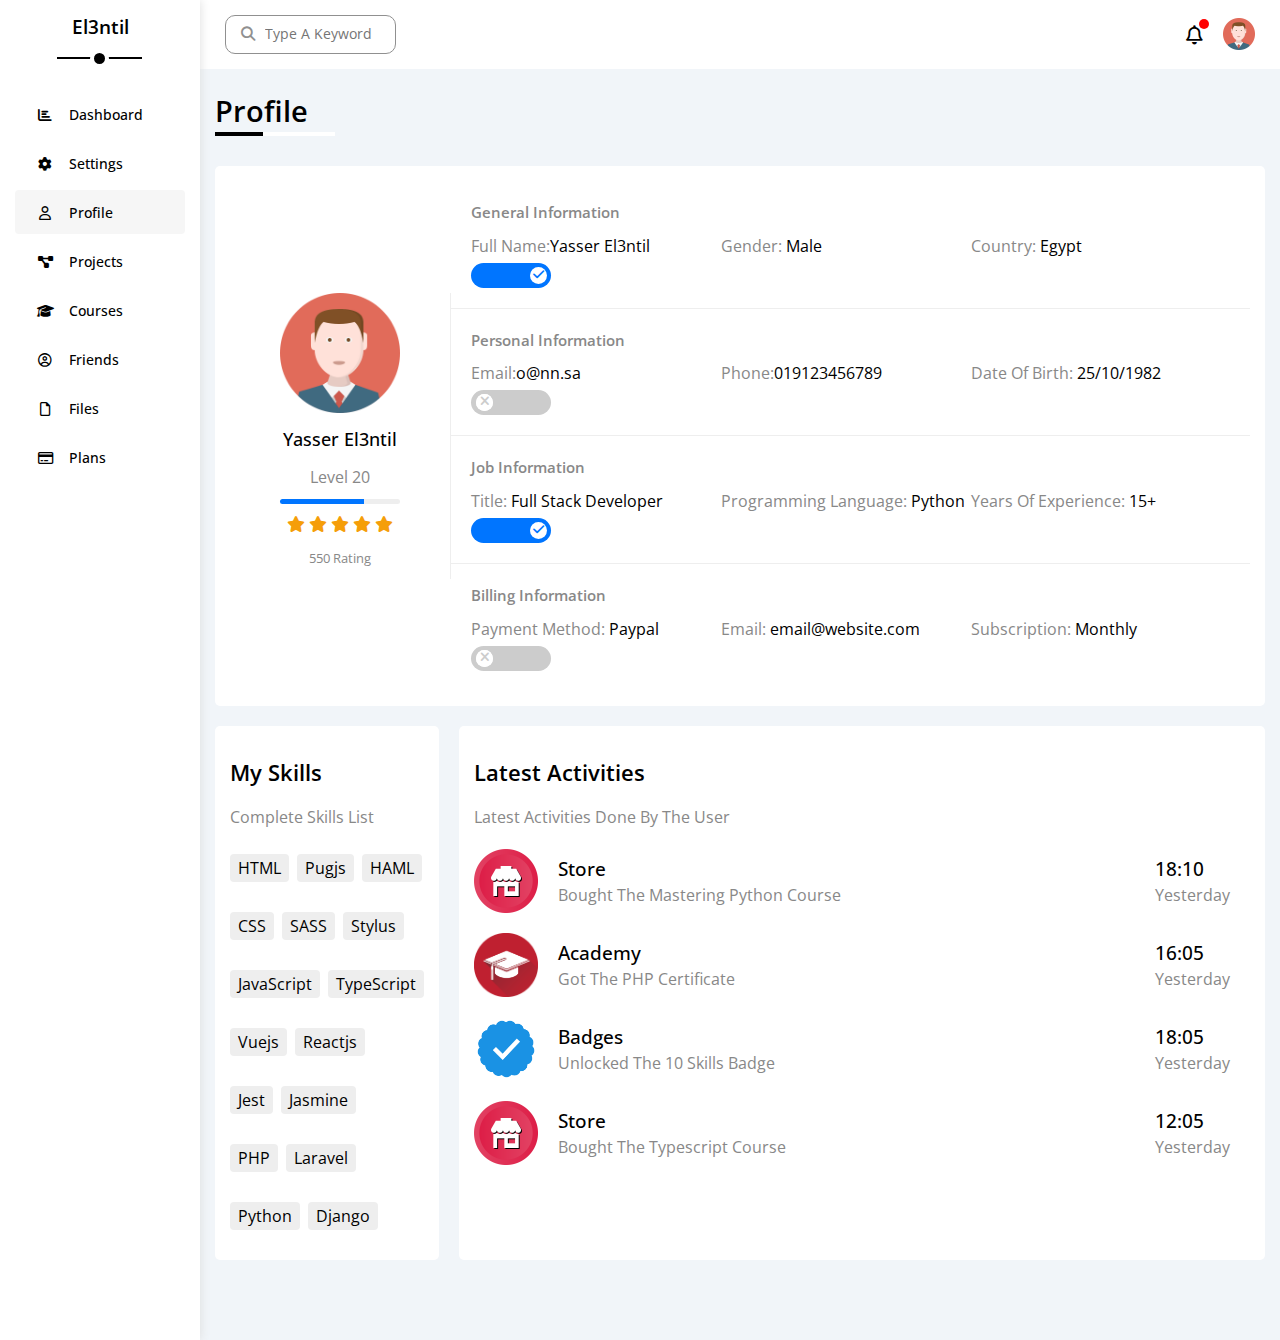
<file: profile.html>
<!DOCTYPE html>
<html lang="en">
  <head>
    <meta charset="UTF-8" />
    <meta name="viewport" content="width=device-width, initial-scale=1.0" />
    <meta http-equiv="X-UA-Compatible" content="IE=edge" />
    <link rel="stylesheet" href="/styles/normalize.css" />
    <link rel="stylesheet" href="/styles/style.css" />
    <link rel="stylesheet" href="/styles/all.min.css" />
    <title>Profile</title>
  </head>
  <body>
    <div class="profile">
      <div class="navigation">
        <!-- start side navigation  -->
        <div class="side-nav p-15">
          <h1 class="dash-title">El3ntil</h1>
          <div class="nav-bar">
            <a href="index.html">
              <i class="fa-solid fa-chart-bar"></i>
              <p>Dashboard</p></a
            >
            <a href="settings.html">
              <i class="fa-solid fa-gear"></i>
              <p>Settings</p></a
            >
            <a href="profile.html" style="background-color: #f6f6f6">
              <i class="fa-regular fa-user"></i>
              <p>Profile</p></a
            >
            <a href="projects.html">
              <i class="fa-solid fa-diagram-project"></i>
              <p>Projects</p></a
            >
            <a href="#">
              <i class="fa-solid fa-graduation-cap"></i>
              <p>Courses</p></a
            >
            <a href="#">
              <i class="fa-regular fa-circle-user"></i>
              <p>Friends</p></a
            >
            <a href="#">
              <i class="fa-regular fa-file"></i>
              <p>Files</p></a
            >
            <a href="#">
              <i class="fa-regular fa-credit-card"></i>
              <p>Plans</p></a
            >
          </div>
        </div>
        <!-- end side navigation -->
        <!-- start search bar -->
        <div class="search-bar">
          <div class="search-btn">
            <i class="fa-solid fa-magnifying-glass"></i>
            <input
              class="search-input"
              type="text"
              placeholder="Type A Keyword"
            />
          </div>
          <div class="user-profile">
            <i class="fa-regular fa-bell"></i>
            <img src="assets/avatar.png" alt="" />
          </div>
        </div>
        <!-- end search bar -->
      </div>
      <!-- end side navigation -->
      <!-- start profile page -->
      <div class="profile-content">
        <h1 class="section-heading">Profile</h1>
        <!-- start user profile -->
        <div class="user-profile box">
          <div class="user-profile-content">
            <div class="user-stats">
              <img src="assets/avatar.png" alt="" />
              <h3>Yasser El3ntil</h3>
              <p>Level 20</p>
              <div>
                <i class="fa-solid fa-star" style="color: #f59e09"></i>
                <i class="fa-solid fa-star" style="color: #f59e09"></i>
                <i class="fa-solid fa-star" style="color: #f59e09"></i>
                <i class="fa-solid fa-star" style="color: #f59e09"></i>
                <i class="fa-solid fa-star" style="color: #f59e09"></i>
              </div>
              <p>550 Rating</p>
            </div>
            <div class="user-stats-content">
              <div>
                <h2>General Information</h2>
                <div>
                  <p>Full Name:<span>Yasser El3ntil</span></p>
                  <p>Gender: <span>Male</span></p>
                  <p>Country: <span>Egypt</span></p>
                  <label>
                    <input class="toggle-checkbox" type="checkbox" />
                    <div class="check-btn">
                      <i class="fa-solid fa-xmark"></i>
                      <i class="fa-solid fa-check"></i>
                    </div>
                  </label>
                </div>
              </div>
              <div>
                <h2>Personal Information</h2>
                <div>
                  <p>Email:<span>o@nn.sa</span></p>
                  <p>Phone:<span>019123456789</span></p>
                  <p>Date Of Birth: <span>25/10/1982</span></p>
                  <label>
                    <input class="toggle-checkbox" type="checkbox" checked />
                    <div class="check-btn">
                      <i class="fa-solid fa-xmark"></i>
                      <i class="fa-solid fa-check"></i>
                    </div>
                  </label>
                </div>
              </div>
              <div>
                <h2>Job Information</h2>
                <div>
                  <p>Title:<span> Full Stack Developer</span></p>
                  <p>Programming Language: <span>Python</span></p>
                  <p>Years Of Experience: <span>15+</span></p>
                  <label>
                    <input class="toggle-checkbox" type="checkbox" />
                    <div class="check-btn">
                      <i class="fa-solid fa-xmark"></i>
                      <i class="fa-solid fa-check"></i>
                    </div>
                  </label>
                </div>
              </div>
              <div>
                <h2>Billing Information</h2>
                <div>
                  <p>Payment Method:<span> Paypal</span></p>
                  <p>Email: <span>email@website.com</span></p>
                  <p>Subscription: <span> Monthly</span></p>
                  <label>
                    <input class="toggle-checkbox" type="checkbox" checked />
                    <div class="check-btn">
                      <i class="fa-solid fa-xmark"></i>
                      <i class="fa-solid fa-check"></i>
                    </div>
                  </label>
                </div>
              </div>
            </div>
          </div>
        </div>
        <!-- end user profile -->
        <!-- skills & activities -->
        <div class="AandS">
          <div class="user-skills box">
            <h1>My Skills</h1>
            <p>Complete Skills List</p>
            <div class="user-skills-content">
              <div>
                <p>HTML</p>
                <p>Pugjs</p>
                <p>HAML</p>
              </div>
              <div>
                <p>CSS</p>
                <p>SASS</p>
                <p>Stylus</p>
              </div>
              <div>
                <p>JavaScript</p>
                <p>TypeScript</p>
              </div>
              <div>
                <p>Vuejs</p>
                <p>Reactjs</p>
              </div>
              <div>
                <p>Jest</p>
                <p>Jasmine</p>
              </div>
              <div>
                <p>PHP</p>
                <p>Laravel</p>
              </div>
              <div>
                <p>Python</p>
                <p>Django</p>
              </div>
            </div>
          </div>
          <div class="user-activities box">
            <h1>Latest Activities</h1>
            <p>Latest Activities Done By The User</p>
            <div class="user-activities-content">
              <div>
                <img src="assets/activity-01.png" alt="" />
                <div>
                  <h3>Store</h3>
                  <p>Bought The Mastering Python Course</p>
                </div>
                <div>
                  <h3>18:10</h3>
                  <p>Yesterday</p>
                </div>
              </div>
              <div>
                <img src="assets/activity-02.png" alt="" />
                <div>
                  <h3>Academy</h3>
                  <p>Got The PHP Certificate</p>
                </div>
                <div>
                  <h3>16:05</h3>
                  <p>Yesterday</p>
                </div>
              </div>
              <div>
                <img src="assets/activity-03.png" alt="" />
                <div>
                  <h3>Badges</h3>
                  <p>Unlocked The 10 Skills Badge</p>
                </div>
                <div>
                  <h3>18:05</h3>
                  <p>Yesterday</p>
                </div>
              </div>
              <div>
                <img src="assets/activity-01.png" alt="" />
                <div>
                  <h3>Store</h3>
                  <p>Bought The Typescript Course</p>
                </div>
                <div>
                  <h3>12:05</h3>
                  <p>Yesterday</p>
                </div>
              </div>
            </div>
          </div>
        </div>
      </div>
    </div>
  </body>
</html>
</file>
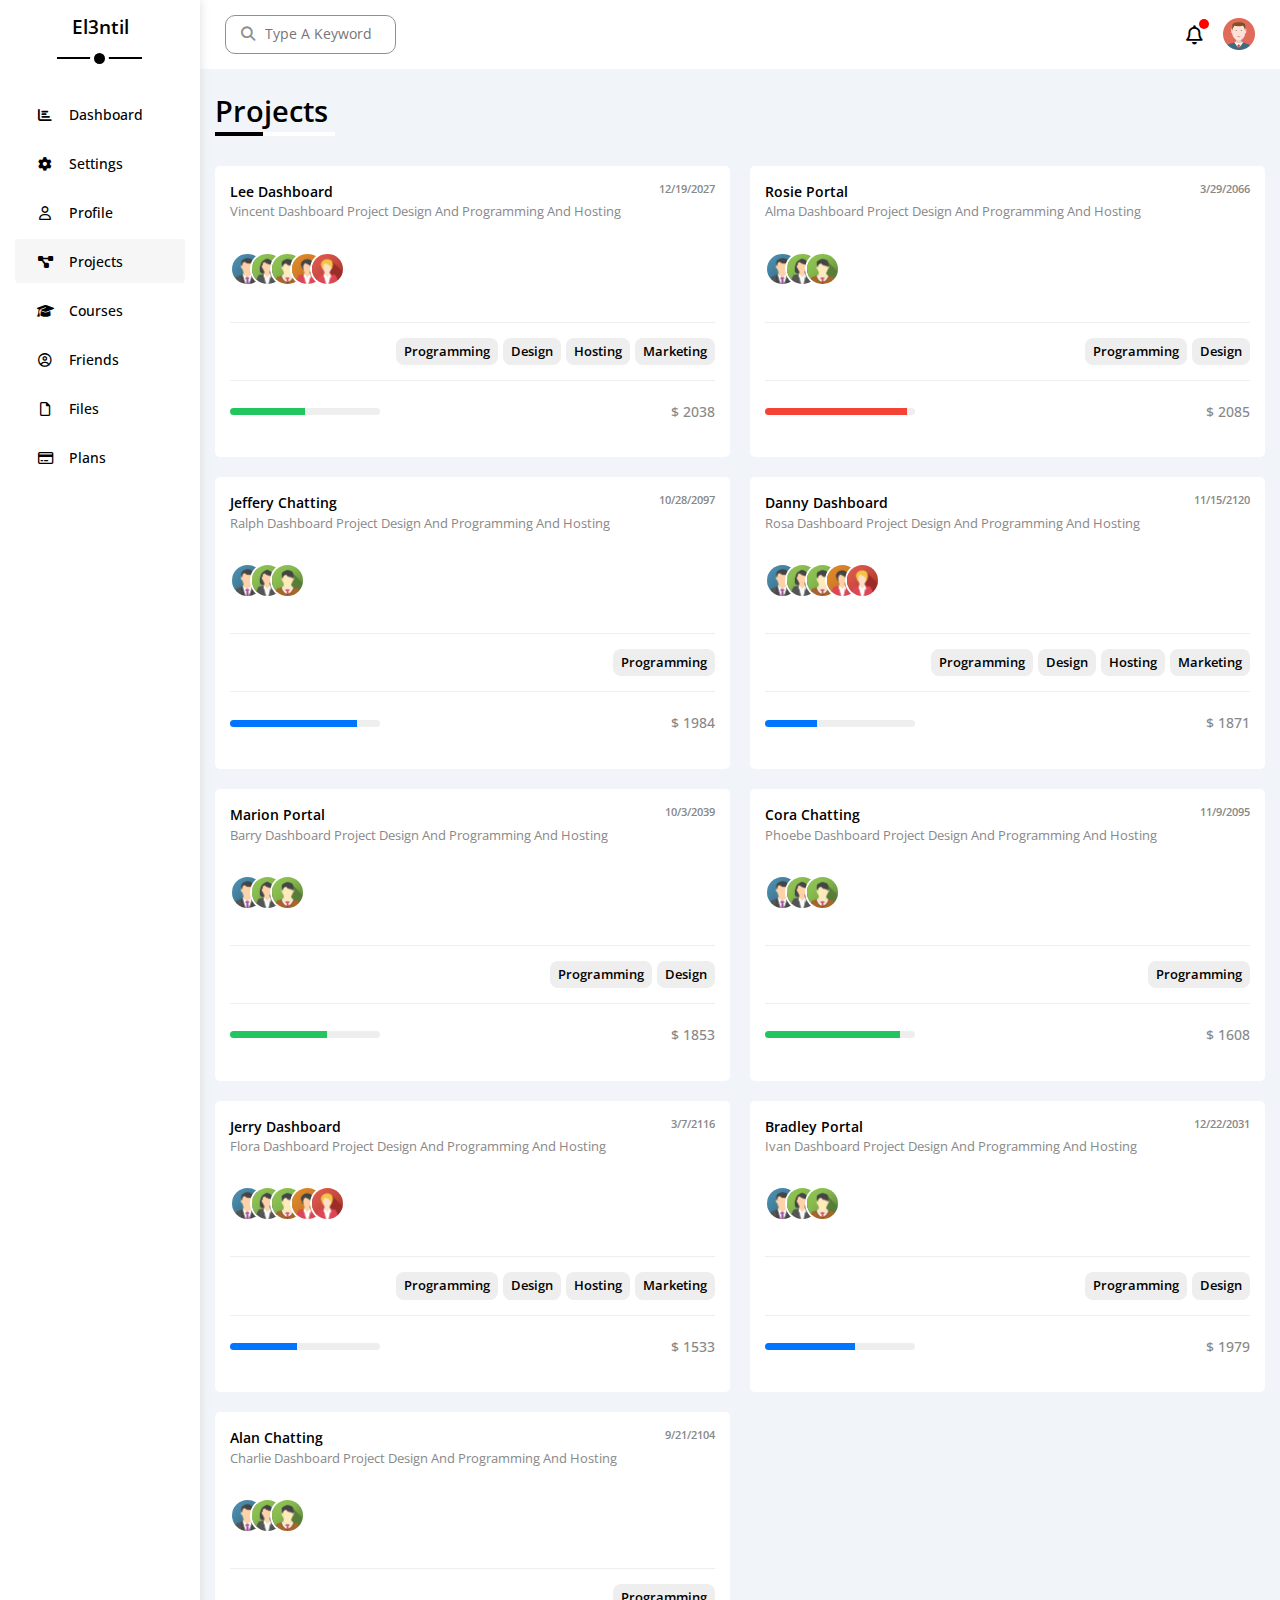
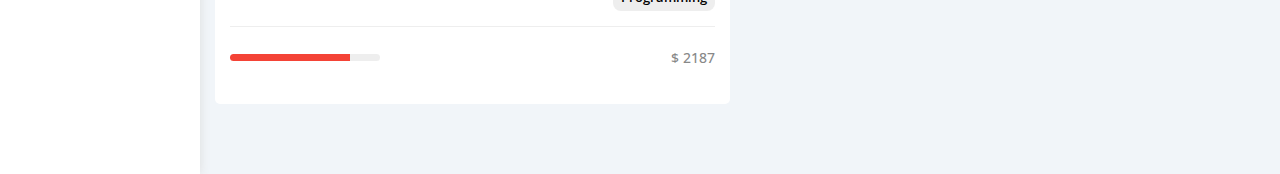
<file: projects.html>
<!DOCTYPE html>
<html lang="en">
  <head>
    <meta charset="UTF-8" />
    <meta name="viewport" content="width=device-width, initial-scale=1.0" />
    <meta http-equiv="X-UA-Compatible" content="IE=edge" />
    <link rel="stylesheet" href="/styles/normalize.css" />
    <link rel="stylesheet" href="/styles/style.css" />
    <link rel="stylesheet" href="/styles/all.min.css" />
    <title>Projects</title>
  </head>
  <body>
    <div class="projects-page">
      <div class="navigation">
        <!-- start side navigation  -->
        <div class="side-nav p-15">
          <h1 class="dash-title">El3ntil</h1>
          <div class="nav-bar">
            <a href="index.html">
              <i class="fa-solid fa-chart-bar"></i>
              <p>Dashboard</p></a
            >
            <a href="settings.html">
              <i class="fa-solid fa-gear"></i>
              <p>Settings</p></a
            >
            <a href="profile.html">
              <i class="fa-regular fa-user"></i>
              <p>Profile</p></a
            >
            <a href="projects.html" style="background-color: #f6f6f6">
              <i class="fa-solid fa-diagram-project"></i>
              <p>Projects</p></a
            >
            <a href="courses.html">
              <i class="fa-solid fa-graduation-cap"></i>
              <p>Courses</p></a
            >
            <a href="friends.html">
              <i class="fa-regular fa-circle-user"></i>
              <p>Friends</p></a
            >
            <a href="files.html">
              <i class="fa-regular fa-file"></i>
              <p>Files</p></a
            >
            <a href="plans.html">
              <i class="fa-regular fa-credit-card"></i>
              <p>Plans</p></a
            >
          </div>
        </div>
        <!-- end side navigation -->
        <!-- start search bar -->
        <div class="search-bar">
          <div class="search-btn">
            <i class="fa-solid fa-magnifying-glass"></i>
            <input
              class="search-input"
              type="text"
              placeholder="Type A Keyword"
            />
          </div>
          <div class="user-profile">
            <i class="fa-regular fa-bell"></i>
            <img src="assets/avatar.png" alt="" />
          </div>
        </div>
        <!-- end search bar -->
      </div>
      <!-- end side navigation -->
      <!-- start projects page -->
      <div class="projects-content">
        <h1 class="section-heading">Projects</h1>
        <div class="container">
          <div class="box">
            <h3>Lee Dashboard</h3>
            <p>Vincent Dashboard Project Design And Programming And Hosting</p>
            <span>12/19/2027</span>
            <div class="box-content">
              <div>
                <img src="assets/team-01.png" alt="" />
                <img src="assets/team-02.png" alt="" />
                <img src="assets/team-03.png" alt="" />
                <img src="assets/team-04.png" alt="" />
                <img src="assets/team-05.png" alt="" />
              </div>
              <div>
                <p>Programming</p>
                <p>Design</p>
                <p>Hosting</p>
                <p>Marketing</p>
              </div>
              <div>
                <span></span>
                <p>$ 2038</p>
              </div>
            </div>
          </div>
          <div class="box">
            <h3>Rosie Portal</h3>
            <p>Alma Dashboard Project Design And Programming And Hosting</p>
            <span>3/29/2066</span>
            <div class="box-content">
              <div>
                <img src="assets/team-01.png" alt="" />
                <img src="assets/team-02.png" alt="" />
                <img src="assets/team-03.png" alt="" />
              </div>
              <div>
                <p>Programming</p>
                <p>Design</p>
              </div>
              <div>
                <span></span>
                <p>$ 2085</p>
              </div>
            </div>
          </div>
          <div class="box">
            <h3>Jeffery Chatting</h3>
            <p>Ralph Dashboard Project Design And Programming And Hosting</p>
            <span>10/28/2097</span>
            <div class="box-content">
              <div>
                <img src="assets/team-01.png" alt="" />
                <img src="assets/team-02.png" alt="" />
                <img src="assets/team-03.png" alt="" />
              </div>
              <div>
                <p>Programming</p>
              </div>
              <div>
                <span></span>
                <p>$ 1984</p>
              </div>
            </div>
          </div>
          <div class="box">
            <h3>Danny Dashboard</h3>
            <p>Rosa Dashboard Project Design And Programming And Hosting</p>
            <span>11/15/2120</span>
            <div class="box-content">
              <div>
                <img src="assets/team-01.png" alt="" />
                <img src="assets/team-02.png" alt="" />
                <img src="assets/team-03.png" alt="" />
                <img src="assets/team-04.png" alt="" />
                <img src="assets/team-05.png" alt="" />
              </div>
              <div>
                <p>Programming</p>
                <p>Design</p>
                <p>Hosting</p>
                <p>Marketing</p>
              </div>
              <div>
                <span></span>
                <p>$ 1871</p>
              </div>
            </div>
          </div>
          <div class="box">
            <h3>Marion Portal</h3>
            <p>Barry Dashboard Project Design And Programming And Hosting</p>
            <span>10/3/2039</span>
            <div class="box-content">
              <div>
                <img src="assets/team-01.png" alt="" />
                <img src="assets/team-02.png" alt="" />
                <img src="assets/team-03.png" alt="" />
              </div>
              <div>
                <p>Programming</p>
                <p>Design</p>
              </div>
              <div>
                <span></span>
                <p>$ 1853</p>
              </div>
            </div>
          </div>
          <div class="box">
            <h3>Cora Chatting</h3>
            <p>Phoebe Dashboard Project Design And Programming And Hosting</p>
            <span>11/9/2095</span>
            <div class="box-content">
              <div>
                <img src="assets/team-01.png" alt="" />
                <img src="assets/team-02.png" alt="" />
                <img src="assets/team-03.png" alt="" />
              </div>
              <div>
                <p>Programming</p>
              </div>
              <div>
                <span></span>
                <p>$ 1608</p>
              </div>
            </div>
          </div>
          <div class="box">
            <h3>Jerry Dashboard</h3>
            <p>Flora Dashboard Project Design And Programming And Hosting</p>
            <span>3/7/2116</span>
            <div class="box-content">
              <div>
                <img src="assets/team-01.png" alt="" />
                <img src="assets/team-02.png" alt="" />
                <img src="assets/team-03.png" alt="" />
                <img src="assets/team-04.png" alt="" />
                <img src="assets/team-05.png" alt="" />
              </div>
              <div>
                <p>Programming</p>
                <p>Design</p>
                <p>Hosting</p>
                <p>Marketing</p>
              </div>
              <div>
                <span></span>
                <p>$ 1533</p>
              </div>
            </div>
          </div>
          <div class="box">
            <h3>Bradley Portal</h3>
            <p>Ivan Dashboard Project Design And Programming And Hosting</p>
            <span>12/22/2031</span>
            <div class="box-content">
              <div>
                <img src="assets/team-01.png" alt="" />
                <img src="assets/team-02.png" alt="" />
                <img src="assets/team-03.png" alt="" />
              </div>
              <div>
                <p>Programming</p>
                <p>Design</p>
              </div>
              <div>
                <span></span>
                <p>$ 1979</p>
              </div>
            </div>
          </div>
          <div class="box">
            <h3>Alan Chatting</h3>
            <p>Charlie Dashboard Project Design And Programming And Hosting</p>
            <span>9/21/2104</span>
            <div class="box-content">
              <div>
                <img src="assets/team-01.png" alt="" />
                <img src="assets/team-02.png" alt="" />
                <img src="assets/team-03.png" alt="" />
              </div>
              <div>
                <p>Programming</p>
              </div>
              <div>
                <span></span>
                <p>$ 2187</p>
              </div>
            </div>
          </div>
        </div>
      </div>
      <!-- end projects page -->
    </div>
  </body>
</html>
</file>
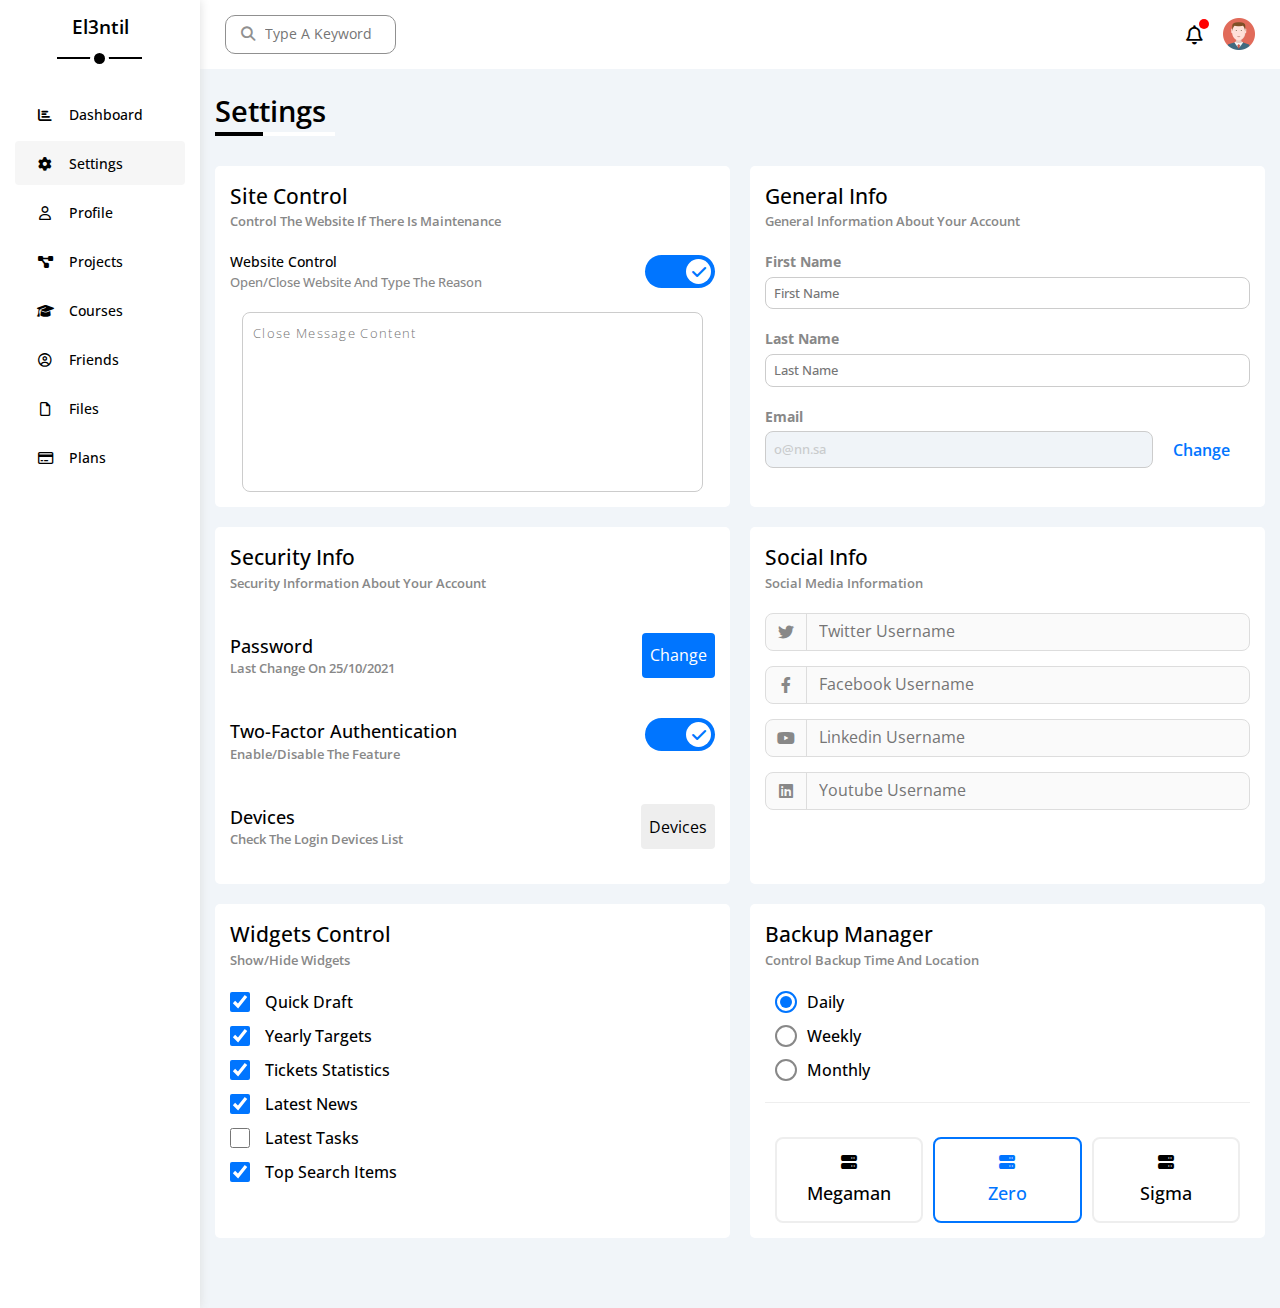
<file: settings.html>
<!DOCTYPE html>
<html lang="en">
  <head>
    <meta charset="UTF-8" />
    <meta name="viewport" content="width=device-width, initial-scale=1.0" />
    <meta http-equiv="X-UA-Compatible" content="IE=edge" />
    <link rel="stylesheet" href="/styles/normalize.css" />
    <link rel="stylesheet" href="/styles/style.css" />
    <link rel="stylesheet" href="/styles/all.min.css" />
    <title>Settings</title>
  </head>
  <body>
    <div class="settings">
      <div class="navigation">
        <!-- start side navigation  -->
        <div class="side-nav p-15">
          <h1 class="dash-title">El3ntil</h1>
          <div class="nav-bar">
            <a href="index.html">
              <i class="fa-solid fa-chart-bar"></i>
              <p>Dashboard</p></a
            >
            <a href="settings.html" style="background-color: #f6f6f6">
              <i class="fa-solid fa-gear"></i>
              <p>Settings</p></a
            >
            <a href="profile.html">
              <i class="fa-regular fa-user"></i>
              <p>Profile</p></a
            >
            <a href="projects.html">
              <i class="fa-solid fa-diagram-project"></i>
              <p>Projects</p></a
            >
            <a href="courses.html">
              <i class="fa-solid fa-graduation-cap"></i>
              <p>Courses</p></a
            >
            <a href="friends.html">
              <i class="fa-regular fa-circle-user"></i>
              <p>Friends</p></a
            >
            <a href="files.html">
              <i class="fa-regular fa-file"></i>
              <p>Files</p></a
            >
            <a href="plans.html">
              <i class="fa-regular fa-credit-card"></i>
              <p>Plans</p></a
            >
          </div>
        </div>
        <!-- end side navigation -->
        <!-- start search bar -->
        <div class="search-bar">
          <div class="search-btn">
            <i class="fa-solid fa-magnifying-glass"></i>
            <input
              class="search-input"
              type="text"
              placeholder="Type A Keyword"
            />
          </div>
          <div class="user-profile">
            <i class="fa-regular fa-bell"></i>
            <img src="assets/avatar.png" alt="" />
          </div>
        </div>
        <!-- end search bar -->
      </div>
      <!-- end side navigation -->
      <!-- start settings page -->
      <div class="settings-content">
        <h1 class="section-heading">Settings</h1>
        <div class="container">
          <div class="site-control box p-15">
            <h3>Site Control</h3>
            <p>Control The Website If There Is Maintenance</p>
            <div class="site-control-content">
              <div>
                <div>
                  <h4>Website Control</h4>
                  <p>Open/Close Website And Type The Reason</p>
                </div>
                <!-- start toggle switch -->
                <label>
                  <input class="toggle-checkbox" type="checkbox" />
                  <div class="check-btn">
                    <i class="fa-solid fa-xmark"></i>
                    <i class="fa-solid fa-check"></i>
                  </div>
                </label>
                <!-- end toggle switch -->
              </div>
              <input type="text" placeholder="Close Message Content" />
            </div>
          </div>
          <!-- end site control -->
          <!-- start genral info -->
          <div class="genral-info box p-15">
            <h3>General Info</h3>
            <p>General Information About Your Account</p>
            <div class="genral-info-content">
              <label for="first-name">First Name</label>
              <input type="text" id="first-name" placeholder="First Name" />
              <label for="first-name">Last Name</label>
              <input type="text" id="last-name" placeholder="Last Name" />
              <label for="email">Email</label>
              <div>
                <input
                  type="email"
                  id="email"
                  placeholder="First Name"
                  value="o@nn.sa"
                  disabled
                />
                <a href="#">Change</a>
              </div>
            </div>
          </div>
          <div class="secuirty-info box p-15">
            <h3>Security Info</h3>
            <p>Security Information About Your Account</p>
            <div class="secuirty-info-content">
              <div>
                <div>
                  <h5>Password</h5>
                  <p>Last Change On 25/10/2021</p>
                </div>
                <a href="#">Change</a>
              </div>
              <div>
                <div>
                  <h5>Two-Factor Authentication</h5>
                  <p>Enable/Disable The Feature</p>
                </div>
                <!-- start toggle switch -->
                <label>
                  <input class="toggle-checkbox" type="checkbox" />
                  <div class="check-btn">
                    <i class="fa-solid fa-xmark"></i>
                    <i class="fa-solid fa-check"></i>
                  </div>
                </label>
                <!-- end toggle switch -->
              </div>
              <div>
                <div>
                  <h5>Devices</h5>
                  <p>Check The Login Devices List</p>
                </div>
                <a href="#">Devices</a>
              </div>
            </div>
          </div>
          <div class="social-info box p-15">
            <h3>Social Info</h3>
            <p>Social Media Information</p>
            <div class="social-info-content">
              <div>
                <input type="text" placeholder="Twitter Username" />
                <i class="fa-brands fa-twitter"></i>
              </div>
              <div>
                <input type="text" placeholder="Facebook Username" />
                <i class="fa-brands fa-facebook-f"></i>
              </div>
              <div>
                <input type="text" placeholder="Linkedin Username" />
                <i class="fa-brands fa-youtube"></i>
              </div>
              <div>
                <input type="text" placeholder="Youtube Username" />
                <i class="fa-brands fa-linkedin"></i>
              </div>
            </div>
          </div>
          <div class="widgets-control box p-15">
            <h3>Widgets Control</h3>
            <p>Show/Hide Widgets</p>
            <div class="widgets-control-content">
              <div>
                <input id="Quick Draft" type="checkbox" checked />
                <label for="Quick Draft">Quick Draft</label>
              </div>
              <div>
                <input id="Yearly Targets" type="checkbox" checked />
                <label for="Yearly Targets">Yearly Targets</label>
              </div>
              <div>
                <input id="Tickets Statistics" type="checkbox" checked />
                <label for="Tickets Statistics">Tickets Statistics</label>
              </div>
              <div>
                <input id="Latest News" type="checkbox" checked />
                <label for="Latest News">Latest News</label>
              </div>
              <div>
                <input id="Latest Tasks" type="checkbox" />
                <label for="Latest Tasks">Latest Tasks</label>
              </div>
              <div>
                <input id="Top Search Items" type="checkbox" checked />
                <label for="Top Search Items">Top Search Items</label>
              </div>
            </div>
          </div>
          <div class="backup-manager box p-15">
            <h3>Backup Manager</h3>
            <p>Control Backup Time And Location</p>
            <div class="backup-manager-content">
              <label for="daily">
                <input type="radio" name="time" id="daily" checked />
                <span></span>
                Daily
              </label>
              <label for="weekly">
                <input type="radio" name="time" id="weekly" />
                <span></span>
                Weekly
              </label>
              <label for="monthly">
                <input type="radio" name="time" id="monthly" />
                <span></span>
                Monthly
              </label>
              <hr />
              <div>
                <label for="megaman">
                  <input type="radio" id="megaman" name="sub-type" />
                  <div>
                    <i class="fa-solid fa-server" style="color: #000000"></i>
                    <h4>Megaman</h4>
                  </div>
                </label>
                <label for="zero">
                  <input type="radio" id="zero" name="sub-type" checked />
                  <div>
                    <i class="fa-solid fa-server" style="color: #000000"></i>
                    <h4>Zero</h4>
                  </div>
                </label>
                <label for="sigma">
                  <input type="radio" id="sigma" name="sub-type" />
                  <div>
                    <i class="fa-solid fa-server" style="color: #000000"></i>
                    <h4>Sigma</h4>
                  </div>
                </label>
              </div>
            </div>
          </div>
          <!-- end backup manager -->
          <!-- end settings page -->
        </div>
      </div>
    </div>
  </body>
</html>
</file>
<file: styles/style.css>
@import url("https://fonts.googleapis.com/css2?family=Handjet:wght@500&family=Open+Sans:wght@300;400;500;600;700;800&display=swap");
:root {
  --blue-color: #0075ff;
  --blue-alt-color: #0d69d5;
  --orange-color: #f59e0b;
  --green-color: #22c55e;
  --red-color: #f44336;
  --grey-color: #888;
  --main-transition: 0.3s ease;
  --page-pading: 60px 15px;
}
::-webkit-scrollbar {
  width: 15px;
  background: #fff;
}
::-webkit-scrollbar-thumb {
  width: 15px;
  background: #0075ff;
}
* {
  box-sizing: border-box;
  margin: 0;
}
html {
  scroll-behavior: smooth;
  line-height: 1.5;
}
body {
  background-color: #f1f5f9;
  font-family: "Open sans", sans-serif;
  margin: 0;
}

a {
  text-decoration: none;
}

.p-15 {
  padding-left: 15px;
  padding-right: 15px;
}

.container {
  margin-right: auto;
  margin-left: auto;
  padding-left: 15px;
  padding-right: 15px;
}

.btn {
  display: flex;
  justify-content: flex-end;
}

.btn > a {
  color: #fff;
  background-color: var(--blue-color);
  padding: 4px 8px;
  border-radius: 4px;
  font-size: 0.9rem;
  transition: all var(--main-transition);
}

.btn > a:hover {
  background-color: var(--blue-alt-color);
}

.navigation {
  display: flex;
  align-items: flex-start;
}

.box {
  background-color: #fff;
  border-radius: 5px;
}

/* start seciton heading */
.section-heading {
  position: relative;
  padding-top: 10px;
  font-size: 1.8rem;
  font-weight: 600;
}

.section-heading::after {
  content: "";
  display: block;
  height: 4px;
  width: 120px;
  background: linear-gradient(to right, #000 0%, #000 40%, #fff 40%, #fff 70%);
}
/* end section heading */

/* start side navigation */
.side-nav {
  display: flex;
  flex-direction: column;
  align-items: flex-start;
  justify-content: flex-start;
  width: 200px;
  height: 100%;
  background-color: #fff;
  box-shadow: 0 0 10px #ddd;
  z-index: 100;
}

@media (max-width: 768px) {
  .side-nav {
    width: fit-content;
  }
}

.side-nav .dash-title::before {
  content: "";
  position: absolute;
  width: 11px;
  height: 11px;
  top: calc(120% + 1.5px);
  left: calc(50% - 10px);
  border-radius: 50%;
  border: 4px solid #fff;
  background-color: #000;
  z-index: 1;
}

.side-nav .dash-title {
  display: block;
  text-align: center;
  width: 100%;
  margin-bottom: 50px;
  position: relative;
  font-size: 1.2rem;
  font-weight: 600;
  transition: all var(--main-transition);
}

.side-nav .dash-title::after {
  content: "";
  position: absolute;
  top: calc(120% + 10px);
  left: calc(50% - 43px);
  width: 50%;
  height: 2px;
  background-color: #000;
}

@media (max-width: 768px) {
  .side-nav .dash-title {
    text-align: left;
    font-size: 0.9rem;
    font-weight: 400;
    margin-bottom: 10px;
  }
  .side-nav .dash-title::before,
  .side-nav .dash-title::after {
    display: none;
  }
}

.side-nav .nav-bar {
  display: flex;
  flex-direction: column;
  align-items: flex-start;
  width: 100%;
}

.side-nav .nav-bar > a {
  display: block;
  width: 100%;
  color: #000;
  margin-bottom: 5px;
  transition: all var(--main-transition);
  padding: 10px;
  border-radius: 4px;
}

.side-nav .nav-bar > a:hover,
.side-nav .nav-bar > a:focus {
  background-color: #f6f6f6;
}

.side-nav .nav-bar > a > p {
  display: inline-block;
  font-size: 0.9rem;
  font-weight: 500;
}

.side-nav .nav-bar > a > i {
  width: 40px;
  text-align: center;
  font-size: 0.85rem;
}

@media (max-width: 768px) {
  .side-nav .nav-bar > a {
    padding: 5px 0;
    text-align: center;
  }

  .side-nav .nav-bar > a > p {
    display: none;
  }

  .side-nav .nav-bar > a > i {
    font-size: 1rem;
  }
}
/* end side navigation */
/* start search bar */
.search-bar {
  display: flex;
  width: calc(100% - (200px));
  padding: 15px 25px;
  background-color: #fff;
  align-items: center;
  justify-content: space-between;
  position: absolute;
  right: 0;
  transition: all var(--main-transition);
}

@media (max-width: 768px) {
  .search-bar {
    width: calc(100% - 70px);
    transition: width 0s;
  }
}

@media (max-width: 380px) {
  .search-bar {
    padding: 15px 10px;
  }
}
.search-bar .search-btn {
  border: 1px solid #909090;
  width: fit-content;
  border-radius: 10px;
  display: flex;
  align-items: center;
}

.search-bar .search-btn .search-input {
  border: none;
  outline: none;
  padding: 10px;
  font-size: 0.9rem;
  width: 140px;
  background-color: transparent;
  transition: var(--main-transition);
}

.search-bar .search-btn .search-input:focus {
  width: 200px;
}

@media (max-width: 380px) {
  .search-bar .search-btn .search-input {
    width: 80px;
  }
  .search-bar .search-btn .search-input:focus {
    width: 100px;
  }
  .search-bar .search-btn .search-input::placeholder {
    color: transparent;
  }
}

.search-bar .search-btn .search-input:focus::placeholder {
  color: transparent;
}

.search-bar .search-btn > i {
  font-size: 0.9rem;
  color: #909090;
  text-align: center;
  margin-left: 15px;
}

.search-bar .user-profile {
  display: flex;
  align-items: center;
  justify-content: flex-end;
}

.search-bar .user-profile > img {
  width: 32px;
  margin-left: 20px;
}

.search-bar .user-profile > i {
  font-size: 1.2rem;
  padding: 0;
  position: relative;
}

.search-bar .user-profile > i::after {
  content: "";
  position: absolute;
  width: 10px;
  height: 10px;
  background-color: #ff0000;
  border-radius: 50%;
  top: -6px;
  right: -6px;
}
/* end search bar */
/* start dashboard */
.dashboard {
  display: flex;
  width: 100%;
}
.dashboard .dashboard-content {
  display: flex;
  flex-direction: column;
  padding: 60px 15px;
  width: 100%;
}

.container {
  display: grid;
  grid-template: auto / auto;
  gap: 20px;
  width: 100%;
  padding-top: 10px;
  padding-bottom: 10px;
  padding-right: 0;
  padding-left: 0;
}

@media (min-width: 1050px) {
  .container {
    grid-template: auto / repeat(2, calc(50% - 10px));
  }
}
@media (min-width: 1500px) {
  .container {
    grid-template: auto / repeat(3, calc((100% / 3) - (40px / 3)));
  }
}

/* start user info */
.user-info {
  grid-area: 1/1/2/2;
  overflow: hidden;
}

.user-info .user-name {
  display: flex;
  justify-content: space-between;
  background-color: #eee;
  padding: 15px 15px 40px 15px;
}

.user-info .user-name .user-name-content {
  display: flex;
  flex-direction: column;
  align-items: flex-start;
}

@media (max-width: 768px) {
  .user-info .user-name {
    justify-content: center;
  }
  .user-info .user-name .user-name-content {
    align-items: center;
  }
}
.user-info .user-name .user-name-content > h3 {
  font-size: 1.7rem;
  font-weight: 500;
}

.user-info .user-name .user-name-content > p {
  color: var(--grey-color);
  font-size: 1.1rem;
}

.user-info .user-name > img {
  width: 180px;
  display: none;
}
@media (min-width: 769px) {
  .user-info .user-name > img {
    display: block;
  }
}

.user-info .profile-avatar {
  position: relative;
  height: 50px;
}

.user-info .profile-avatar > img {
  width: 70px;
  position: absolute;
  border-radius: 50%;
  border: 4px solid #fff;
  top: -75%;
  left: 20px;
  transition: var(--main-transition);
}
@media (max-width: 768px) {
  .user-info .profile-avatar > img {
    left: calc(50% - 35px);
  }
}

.user-info .user-statics {
  display: flex;
  justify-content: space-between;
  align-items: flex-start;
  border-top: 1px solid #eee;
  border-bottom: 1px solid #eee;
}

.user-info .user-statics > div {
  display: flex;
  flex-direction: column;
  align-items: center;
  justify-content: space-between;
  text-align: center;
  padding: 25px 20px;
}

.user-info .user-statics > div > h4 {
  font-weight: 500;
  font-size: 1.2rem;
  margin-bottom: 10px;
}

.user-info .user-statics > div > p {
  font-size: 0.9rem;
  font-weight: 600;
  color: var(--grey-color);
}

@media (max-width: 768px) {
  .user-info .user-statics {
    flex-direction: column;
    justify-content: space-between;
    align-items: center;
  }
}

.user-info .profile-btn {
  padding: 10px 20px;
  display: flex;
  justify-content: flex-end;
  align-items: center;
}
@media (max-width: 768px) {
  .user-info .profile-btn {
    justify-content: center;
  }
}

.user-info .profile-btn > a {
  color: #fff;
  background-color: var(--blue-color);
  padding: 5px 10px;
  border-radius: 4px;
  font-size: 0.9rem;
  transition: all var(--main-transition);
}

.user-info .profile-btn > a:hover {
  background-color: var(--blue-alt-color);
}
/* end user info */
/* start drafts */
.drafts {
  display: flex;
  flex-direction: column;
  gap: 10px;
  padding: 15px;
}

.drafts > h3 {
  font-weight: 500;
  font-size: 1.5rem;
}

.drafts > p {
  font-size: 0.9rem;
  font-weight: 600;
  color: var(--grey-color);
  margin-bottom: 25px;
}

.drafts > input {
  background-color: #eee;
  border-style: none;
  border-radius: 4px;
  outline: none;
}

.drafts .title {
  font-size: 0.8rem;
  font-weight: 500;
  padding: 5px;
}

.drafts .thoughts {
  position: relative;
  font-size: 0.8rem;
  font-weight: 300;
  padding: 5px 5px 145px 5px;
}
/* end drafts */
/* start targets */

.targets {
  padding: 15px;
}

.targets .targets-content > h3 {
  font-weight: 500;
  font-size: 1.3rem;
}

.targets .targets-content > p {
  font-size: 0.8rem;
  font-weight: 600;
  color: var(--grey-color);
  margin-bottom: 10px;
}

.targets .targets-achieved > div {
  display: flex;
  align-items: center;
  margin-bottom: 15px;
  gap: 10px;
}

.targets .targets-achieved > div > i {
  display: flex;
  align-items: center;
  justify-content: center;
  width: 50px;
  height: 50px;
}

.targets .targets-achieved .target-progress {
  display: flex;
  flex-direction: column;
  align-items: flex-start;
  width: 100%;
}

.targets .targets-achieved .money > i {
  background-color: #d4e5ff;
  color: var(--blue-color);
}
.targets .targets-achieved .projects > i {
  background-color: #fdecd8;
  color: var(--orange-color);
}
.targets .targets-achieved .team > i {
  background-color: #d4f4e1;
  color: var(--green-color);
}

.targets .targets-achieved .target-progress > h5 {
  color: var(--grey-color);
  font-weight: 500;
  font-size: 0.8rem;
}

.targets .targets-achieved .target-progress > p {
  font-size: 0.8rem;
  font-weight: 600;
}

.targets .targets-achieved .target-progress > span {
  width: 90%;
  height: 3px;
}

.targets .targets-achieved .money .target-progress > span::before {
  content: "";
  position: absolute;
  left: calc(80% - 8px);
  top: -10px;
  border: 7px solid var(--blue-color);
  border-color: var(--blue-color) transparent transparent transparent;
}
.targets .targets-achieved .money .target-progress > span {
  background: linear-gradient(
    to right,
    var(--blue-color) 0%,
    var(--blue-color) 80%,
    #d4e5ff 80%,
    #d4e5ff 100%
  );
  position: relative;
}
.targets .targets-achieved .money .target-progress > span::after {
  content: "80%";
  position: absolute;
  font-size: 0.6rem;
  font-weight: 500;
  background-color: var(--blue-color);
  color: #fff;
  padding: 3px;
  border-radius: 4px;
  left: calc(80% - 13px);
  top: -28px;
}

.targets .targets-achieved .projects .target-progress > span::before {
  content: "";
  position: absolute;
  left: calc(55% - 8px);
  top: -10px;
  border: 7px solid var(--orange-color);
  border-color: var(--orange-color) transparent transparent transparent;
}

.targets .targets-achieved .projects .target-progress > span {
  background: linear-gradient(
    to right,
    var(--orange-color) 0%,
    var(--orange-color) 55%,
    #fdecd8 55%,
    #fdecd8 100%
  );
  position: relative;
}
.targets .targets-achieved .projects .target-progress > span::after {
  content: "55%";
  position: absolute;
  font-size: 0.6rem;
  font-weight: 500;
  background-color: var(--orange-color);
  color: #fff;
  padding: 3px;
  border-radius: 4px;
  left: calc(55% - 13px);
  top: -28px;
}

.targets .targets-achieved .team .target-progress > span::before {
  content: "";
  position: absolute;
  left: calc(75% - 8px);
  top: -10px;
  border: 7px solid var(--green-color);
  border-color: var(--green-color) transparent transparent transparent;
}

.targets .targets-achieved .team .target-progress > span {
  background: linear-gradient(
    to right,
    var(--green-color) 0%,
    var(--green-color) 75%,
    #d4f4e1 75%,
    #d4f4e1 100%
  );
  position: relative;
}
.targets .targets-achieved .team .target-progress > span::after {
  content: "75%";
  position: absolute;
  font-size: 0.6rem;
  font-weight: 500;
  background-color: var(--green-color);
  color: #fff;
  padding: 3px;
  border-radius: 4px;
  left: calc(75% - 13px);
  top: -28px;
}
/* end targets */
/* start tickets */
.tickets {
  padding: 20px 15px;
}

.tickets .tickets-content > h3 {
  font-weight: 500;
  font-size: 1.3rem;
}

.tickets .tickets-content > p {
  font-size: 0.8rem;
  font-weight: 600;
  color: var(--grey-color);
  margin-bottom: 10px;
}

.tickets .tickets-statistics {
  display: grid;
  grid-template: auto / repeat(2, calc(50% - 7.5px));
  gap: 15px;
}

@media (max-width: 768px) {
  .tickets .tickets-statistics {
    grid-template: auto / 100%;
  }
}

.tickets .tickets-statistics > div {
  display: flex;
  flex-direction: column;
  align-items: center;
  padding: 20px;
  gap: 10px;
  border: 1.2px solid #ccc;
  border-radius: 10px;
}

.tickets .tickets-statistics > div > i {
  font-size: 1.8rem;
}

.tickets .tickets-statistics > div > p:nth-of-type(1) {
  font-size: 1.5rem;
  font-weight: 600;
}

.tickets .tickets-statistics > div > p:nth-of-type(2) {
  font-size: 0.9rem;
  color: var(--grey-color);
}

/* end tickets */
/* start news */

.news {
  padding: 15px;
}

.news > h3 {
  font-weight: 500;
  font-size: 1.3rem;
}

.news .news-content {
  display: flex;
  flex-direction: column;
  gap: 20px;
  padding-top: 20px;
  padding-bottom: 20px;
}

.news .news-content > div {
  display: flex;
  align-items: center;
  justify-content: space-between;
  padding-bottom: 30px;
  width: 100%;
}

.news .news-content > div:not(:last-child) {
  border-bottom: 1px solid #eee;
}

.news .news-content > div > img {
  width: 120px;
  border-radius: 10px;
}

.news .news-content > div > div {
  flex: 1;
  display: flex;
  flex-direction: column;
  padding: 10px 10px 0 10px;
  gap: 5px;
}

.news .news-content > div > div > h4 {
  font-size: 1.1rem;
  font-weight: 500;
}

.news .news-content > div > div > p {
  font-size: 0.9rem;
  color: var(--grey-color);
}

.news .news-content > div > p {
  background-color: #eee;
  padding: 4px;
  border-radius: 4px;
  font-size: 0.8rem;
}
/* end news */
/* start tasks */
.tasks {
  padding: 15px;
}

.tasks > h3 {
  font-weight: 500;
  font-size: 1.3rem;
}

.tasks .tasks-content {
  padding-top: 20px;
  padding-bottom: 20px;
}

.tasks .tasks-content > div {
  display: flex;
  justify-content: space-between;
  align-items: center;
  padding: 20px;
}

.tasks .tasks-content > div:not(:last-child) {
  border-bottom: 1px solid #eee;
}

.tasks .tasks-content > div > div {
  display: flex;
  flex-direction: column;
  justify-content: center;
  gap: 5px;
}

.tasks .tasks-content > div > div > h4 {
  font-size: 0.9rem;
  font-weight: 500;
}

.tasks .tasks-content > div > div > p {
  font-size: 1rem;
  color: var(--grey-color);
  font-weight: 300;
}

.tasks .tasks-content > div:nth-of-type(4) > div > h4,
.tasks .tasks-content > div:nth-of-type(4) > div > p {
  opacity: 0.2;
  text-decoration: line-through;
}

.tasks .tasks-content > div:nth-of-type(4) > i {
  opacity: 0.2;
}
.tasks .tasks-content > div > i {
  transition: var(--main-transition);
}

.tasks .tasks-content > div > i:hover {
  color: #ff0000;
  cursor: pointer;
}
/* end tasks */
/* start top search */
.top-search {
  padding: 15px;
}

.top-search > h3 {
  font-weight: 500;
  font-size: 1.5rem;
  padding-bottom: 20px;
}

.top-search > div {
  display: flex;
  justify-content: space-between;
}

.top-search > div > h4,
.top-search > div > p {
  font-size: 0.9rem;
  font-weight: 500;
  color: var(--grey-color);
}

.top-search .top-search-content {
  display: flex;
  flex-direction: column;
}

.top-search .top-search-content > div {
  display: flex;
  justify-content: space-between;
  align-items: center;
  padding: 15px 0;
}

.top-search .top-search-content > div > h5 {
  font-size: 1rem;
  font-weight: 500;
}

.top-search .top-search-content > div > p {
  padding: 5px 10px;
  font-size: 0.8rem;
  font-weight: 500;
  background-color: #eee;
  border-radius: 4px;
}
/* end top search */
/* start uploads */
.uploads {
  padding: 15px;
}

.uploads > h3 {
  font-weight: 500;
  font-size: 1.5rem;
  padding-bottom: 20px;
}

.uploads .uploads-content {
  display: flex;
  flex-direction: column;
}

.uploads .uploads-content > div {
  display: flex;
  justify-content: space-between;
  align-items: center;
  gap: 10px;
  padding: 10px 0;
}

.uploads .uploads-content > div > img {
  width: 50px;
}

.uploads .uploads-content > div > div {
  flex: 1;
  display: flex;
  flex-direction: column;
}

.uploads .uploads-content > div > div > h4 {
  font-size: 1rem;
  font-weight: 600;
}

.uploads .uploads-content > div > div > p {
  font-size: 0.8rem;
  font-weight: 600;
  color: var(--grey-color);
}

.uploads .uploads-content > div > p {
  padding: 2px 6px;
  background-color: #eee;
  font-size: 0.8rem;
  font-weight: 500;
  border-radius: 4px;
}
/* end uploads */
/* start project progress */
.projects-progress {
  padding: 15px;
}

.projects-progress > h3 {
  font-weight: 500;
  font-size: 1.5rem;
  padding-bottom: 20px;
}

.projects-progress .projects-progress-content {
  display: flex;
  flex-direction: column;
}

.projects-progress .projects-progress-content > div {
  display: flex;
  gap: 15px;
  align-items: center;
  padding: 20px 0;
}

.projects-progress .projects-progress-content > div > p {
  font-size: 1rem;
  font-weight: 500;
}

.projects-progress .projects-progress-content > div > span::before {
  content: "";
  width: calc(100% + 2px);
  height: calc(100% + 2px);
  border: 1px solid #fff;
  position: absolute;
  top: -2px;
  left: -2px;
  border-radius: 50%;
  outline: 2px solid var(--blue-color);
}

.projects-progress .projects-progress-content > div > span {
  width: 20px;
  height: 20px;
  background-color: var(--blue-color);
  border-radius: 50%;
  position: relative;
}

.projects-progress
  .projects-progress-content
  > div:not(:nth-last-child(1))
  > span:after {
  content: "";
  position: absolute;
  width: 2px;
  height: 37px;
  bottom: -40px;
  left: calc(50% - 1px);
  background-color: var(--blue-color);
}

.projects-progress .projects-progress-content > div:nth-last-child(2) > span {
  animation: changing-color 1.5s ease-in-out infinite;
}

.projects-progress .projects-progress-content > div:nth-last-child(1) > span {
  background-color: transparent;
}

.projects-progress .projects-progress-image {
  display: flex;
  justify-content: flex-end;
  opacity: 0.1;
  position: relative;
}

.projects-progress .projects-progress-image > img {
  width: 150px;
  position: absolute;
  top: -140px;
}
/* end projects progress */
/* start reminders */
.remindres {
  padding: 15px;
}

.reminders > h3 {
  font-weight: 500;
  font-size: 1.5rem;
  padding-bottom: 20px;
}

.reminders .reminders-content {
  display: flex;
  flex-direction: column;
}

.reminders .reminders-content > div::before {
  content: "";
  position: absolute;
  width: 14px;
  height: 14px;
  top: calc(50% - 7px);
  left: -45px;
  border-radius: 50%;
  background-color: var(--blue-color);
}

.reminders .reminders-content > div {
  display: flex;
  flex-direction: column;
  position: relative;
  margin: 20px 50px;
}

.reminders .reminders-content > div::after {
  content: "";
  position: absolute;
  width: 2px;
  height: 100%;
  top: 0;
  left: -20px;
  background-color: var(--blue-color);
}

.reminders .reminders-content > div > h4 {
  font-size: 0.9rem;
  font-weight: 600;
}

.reminders .reminders-content > div > p {
  font-size: 0.8rem;
  font-weight: 500;
  color: var(--grey-color);
}

.reminders .reminders-content > div:nth-of-type(2):before,
.reminders .reminders-content > div:nth-of-type(2):after {
  background-color: var(--green-color);
}
.reminders .reminders-content > div:nth-of-type(3):before,
.reminders .reminders-content > div:nth-of-type(3):after {
  background-color: var(--orange-color);
}
.reminders .reminders-content > div:nth-of-type(4):before,
.reminders .reminders-content > div:nth-of-type(4):after {
  background-color: var(--red-color);
}

/* end reminders */
/* start latest post */
.latest-posts {
  padding: 15px;
}

.latest-posts > h3 {
  font-weight: 500;
  font-size: 1.5rem;
  padding-bottom: 20px;
}

.latest-posts .latest-post-content {
  display: flex;
  flex-direction: column;
  gap: 20px;
}

.latest-posts .latest-post-content > div > img {
  width: 50px;
}

.latest-posts .latest-post-content .post-provider {
  display: flex;
  gap: 10px;
  align-items: center;
  border-bottom: 1px solid #eee;
  padding: 30px 0;
}
.latest-posts .latest-post-content .post-provider > div > h4 {
  font-weight: 400;
  font-size: 1.1rem;
}

.latest-posts .latest-post-content .post-provider > div > p {
  font-size: 0.8rem;
  color: var(--grey-color);
  font-weight: 600;
}

.latest-posts .latest-post-content > p {
  margin-bottom: 50px;
}

.latest-posts .latest-post-content .comments {
  display: flex;
  justify-content: space-between;
  align-items: center;
  border-top: 1px solid #eee;
  gap: 5px;
  padding-top: 20px;
}

.latest-posts .latest-post-content .comments > h5 {
  color: var(--grey-color);
  font-size: 1rem;
  font-weight: 400;
}

.latest-posts .latest-post-content .comments > h5:nth-of-type(1) {
  flex: 1;
}
/* end latest post */
/* start social media */
.social-media {
  padding: 15px;
}

.social-media > h3 {
  font-weight: 500;
  font-size: 1.5rem;
  padding-bottom: 20px;
}

.social-media .social-media-content {
  display: flex;
  flex-direction: column;
  gap: 20px;
}

.social-media .social-media-content > div {
  display: flex;
  align-items: center;
  justify-content: space-between;
  padding-right: 15px;
  background-color: #d4edfd;
}

.social-media .social-media-content > div:nth-of-type(2) {
  background-color: #d4e5fd;
}
.social-media .social-media-content > div:nth-of-type(3) {
  background-color: #fdd3d6;
}
.social-media .social-media-content > div:nth-of-type(4) {
  background-color: #d4e5f1;
}

.social-media .social-media-content > div > p {
  display: flex;
  flex: 1;
  justify-content: flex-start;
  padding-left: 20px;
  color: #34a1f2;
  font-weight: 500;
  font-size: 1.1rem;
}

.social-media .social-media-content > div:nth-of-type(2) > p {
  color: #60baf6;
}
.social-media .social-media-content > div:nth-of-type(3) > p {
  color: #f92c30;
}
.social-media .social-media-content > div:nth-of-type(4) > p {
  color: #2477b5;
}

.social-media .social-media-content > div > div {
  display: flex;
  justify-content: center;
  align-items: center;
  width: 60px;
  height: 60px;
  background-color: #34a1f2;
  transition: var(--main-transition);
}

.social-media .social-media-content > div:nth-of-type(2) > div {
  background-color: #3077f2;
}
.social-media .social-media-content > div:nth-of-type(3) > div {
  background-color: #f91b00;
}
.social-media .social-media-content > div:nth-of-type(4) > div {
  background-color: #2477b5;
}

.social-media .social-media-content > div > div:hover {
  transform: rotate(5deg);
}

.social-media .social-media-content > div > div > i {
  margin: 0;
  padding: 0;
  text-align: center;
  font-size: 2rem;
  color: #fff;
}

.social-media .social-media-content > div > a {
  background-color: #34a1f2;
  color: #fff;
  padding: 6px 10px;
  border-radius: 4px;
  font-size: 0.8rem;
}

.social-media .social-media-content > div:nth-of-type(2) > a {
  background-color: #3077f2;
}
.social-media .social-media-content > div:nth-of-type(3) > a {
  background-color: #f91b00;
}
.social-media .social-media-content > div:nth-of-type(4) > a {
  background-color: #2477b5;
}
/* end social media */
/* end dashboard */
/* start settings page */
.settings {
  display: flex;
  width: 100%;
}
.settings .settings-content {
  display: flex;
  flex-direction: column;
  padding: 60px 15px;
  width: 100%;
}

.settings .toggle-checkbox,
.profile .toggle-checkbox {
  display: none;
}

.settings .check-btn,
.profile .check-btn {
  display: flex;
  justify-content: flex-end;
  padding: 4px;
  background-color: var(--blue-color);
  width: 70px;
  border-radius: 20px;
  position: relative;
  transition: all var(--main-transition);
  cursor: pointer;
}

.settings .toggle-checkbox:checked + .check-btn,
.profile .toggle-checkbox:checked + .check-btn {
  background-color: #ccc;
}

.settings .check-btn > i,
.profile .check-btn > i {
  background-color: #fff;
  color: var(--blue-color);
  border-radius: 50%;
  width: 25px;
  height: 25px;
  display: flex;
  align-items: center;
  justify-content: center;
  transition: all var(--main-transition);
}

.settings .check-btn > i:first-child,
.profile .check-btn > i:first-child {
  position: absolute;
  display: flex;
  z-index: -1;
  transition: all var(--main-transition);
}

.settings .toggle-checkbox:checked ~ .check-btn > i:first-child,
.profile .toggle-checkbox:checked ~ .check-btn > i:first-child {
  display: flex;
  z-index: 2;
  color: #ccc;
}

.settings .toggle-checkbox:checked ~ .check-btn > i:first-child,
.settings .toggle-checkbox:checked ~ .check-btn > i:last-child {
  transform: translateX(calc(-66px + 29px));
}
.profile .toggle-checkbox:checked ~ .check-btn > i:first-child,
.profile .toggle-checkbox:checked ~ .check-btn > i:last-child {
  transform: translateX(calc(-83px + 29px));
}

/* start site control */

.site-control {
  padding: 15px;
}

.site-control > h3 {
  font-weight: 500;
  font-size: 1.3rem;
}

.site-control > p {
  font-size: 0.8rem;
  font-weight: 600;
  color: var(--grey-color);
  margin-bottom: 20px;
}
.site-control .site-control-content {
  display: flex;
  flex-direction: column;
}

.site-control .site-control-content > div {
  display: flex;
  justify-content: space-between;
  align-items: center;
  padding: 0 0 20px 0;
}

.site-control .site-control-content > div > div:first-child {
  display: flex;
  flex-direction: column;
}

.site-control .site-control-content > div > div:first-child > h4 {
  font-size: 0.9rem;
  font-weight: 500;
}

.site-control .site-control-content > div > div:first-child > p {
  font-size: 0.8rem;
  font-weight: 500;
  color: var(--grey-color);
}

.site-control .site-control-content > input::placeholder {
  font-size: 0.8rem;
  letter-spacing: 1.3px;
  font-weight: 300;
}

.site-control .site-control-content > input {
  padding: 10px 10px 150px 10px;
  width: 95%;
  align-self: center;
  border-radius: 8px;
  border: 1px solid #ccc;
  outline: none;
}
/* end site control */
/* start genral info */
.genral-info {
  padding: 15px;
  padding-bottom: 30px;
}

.genral-info > h3 {
  font-weight: 500;
  font-size: 1.3rem;
}

.genral-info > p {
  font-size: 0.8rem;
  font-weight: 600;
  color: var(--grey-color);
  margin-bottom: 20px;
}

.genral-info .genral-info-content {
  display: flex;
  flex-direction: column;
  gap: 4px;
}

.genral-info .genral-info-content > label {
  font-size: 0.9rem;
  font-weight: 700;
  color: var(--grey-color);
}

.genral-info .genral-info-content > input {
  width: 100%;
  outline: none;
  padding: 8px;
  border-radius: 8px;
  border: 1px solid #ccc;
  font-size: 0.8rem;
  font-weight: 500;
  margin-bottom: 15px;
}

.genral-info .genral-info-content > div {
  display: flex;
  justify-content: space-between;
  align-items: center;
}

.genral-info .genral-info-content > div > input {
  border-radius: 8px;
  border: 1px solid #ccc;
  font-size: 0.8rem;
  font-weight: 500;
  outline: none;
  width: 100%;
  padding: 10px 8px;
  background-color: #f0f4f8;
  color: #c9cbcc;
}

.genral-info .genral-info-content > div > a {
  color: var(--blue-color);
  font-weight: 600;
  padding: 0 20px;
}
/* end genral info */
/* start secuirty info */
.secuirty-info {
  padding: 15px;
}

.secuirty-info > h3 {
  font-weight: 500;
  font-size: 1.3rem;
}

.secuirty-info > p {
  font-size: 0.8rem;
  font-weight: 600;
  color: var(--grey-color);
  margin-bottom: 20px;
}

.secuirty-info .secuirty-info-content {
  display: flex;
  flex-direction: column;
}

.secuirty-info .secuirty-info-content > div {
  display: flex;
  justify-content: space-between;
  padding: 20px 0;
}

.secuirty-info .secuirty-info-content > div > a {
  display: flex;
  align-items: center;
  justify-content: center;
  background-color: var(--blue-color);
  color: #fff;
  padding: 0 8px;
  border-radius: 4px;
}

.secuirty-info .secuirty-info-content > div:last-child > a {
  color: #000;
  background-color: #eee;
}

.secuirty-info .secuirty-info-content > div > div {
  display: flex;
  flex-direction: column;
}

.secuirty-info .secuirty-info-content > div > div > h5 {
  font-size: 1.1rem;
  font-weight: 500;
}

.secuirty-info .secuirty-info-content > div > div > p {
  font-size: 0.8rem;
  font-weight: 600;
  color: var(--grey-color);
}
/* end secuirty info */
/* start social info */
.social-info {
  padding: 15px;
}

.social-info > h3 {
  font-weight: 500;
  font-size: 1.3rem;
}

.social-info > p {
  font-size: 0.8rem;
  font-weight: 600;
  color: var(--grey-color);
  margin-bottom: 20px;
}

.social-info .social-info-content {
  display: flex;
  flex-direction: column;
}

.social-info .social-info-content > div {
  display: flex;
  background-color: #fafafa;
  border-radius: 8px;
  border: 1px solid #ddd;
  margin-bottom: 15px;
}

.social-info .social-info-content > div > i {
  color: var(--grey-color);
  display: flex;
  justify-content: center;
  align-items: center;
  padding: 10px 20px;
  width: 40px;
  border-right: 1px solid #ddd;
  margin-right: 10px;
  order: -1;
  transition: var(--main-transition);
}

.social-info .social-info-content > div > input {
  background-color: transparent;
  outline: none;
  border: none;
  width: 100%;
}

.social-info .social-info-content > div > input:focus + i {
  color: #000;
}

/* end social info */
/* start widgets control */
.widgets-control {
  padding: 15px;
}

.widgets-control > h3 {
  font-weight: 500;
  font-size: 1.3rem;
}

.widgets-control > p {
  font-size: 0.8rem;
  font-weight: 600;
  color: var(--grey-color);
  margin-bottom: 20px;
}

.widgets-control .widgets-control-content {
  display: flex;
  flex-direction: column;
}

.widgets-control .widgets-control-content > div {
  display: flex;
  align-items: center;
  gap: 15px;
  padding-bottom: 10px;
}

.widgets-control .widgets-control-content > div > label {
  font-weight: 500;
}

.widgets-control .widgets-control-content > div > label > div {
  display: flex;
  align-items: center;
  background-color: var(--blue-color);
  width: 20px;
  height: 20px;
}

.widgets-control .widgets-control-content > div > input {
  width: 20px;
  height: 20px;
  font-weight: 300;
  border: none;
  transition: var(--main-transition);
}

.widgets-control .widgets-control-content > div > input:checked {
  transform: rotate(360deg);
}

/* end widgets control */
/* start backup manager */
.backup-manager > h3 {
  font-weight: 500;
  font-size: 1.3rem;
}

.backup-manager > p {
  font-size: 0.8rem;
  font-weight: 600;
  color: var(--grey-color);
  margin-bottom: 20px;
}

.backup-manager {
  padding: 15px;
}

.backup-manager .backup-manager-content {
  display: flex;
  flex-direction: column;
  gap: 10px;
}

.backup-manager .backup-manager-content > label {
  display: flex;
  align-items: center;
  gap: 10px;
  font-weight: 500;
}

.backup-manager .backup-manager-content > label > input {
  width: 0;
  height: 0;
  opacity: 0;
  cursor: pointer;
}

.backup-manager .backup-manager-content > label > span {
  width: 22px;
  height: 22px;
  border: 2px solid var(--grey-color);
  display: flex;
  align-items: center;
  justify-content: center;
  border-radius: 50%;
  position: relative;
}

.backup-manager .backup-manager-content > label > span::after {
  content: "";
  position: absolute;
  background-color: var(--blue-color);
  border-radius: 50%;
  width: 0%;
  height: 0%;
  transition: 0.19s ease-in-out;
}

.backup-manager .backup-manager-content > label > input:checked + span::after {
  width: 70%;
  height: 70%;
}

.backup-manager .backup-manager-content > label > input:checked + span {
  border-color: var(--blue-color);
}

.backup-manager .backup-manager-content > div {
  display: flex;
  justify-content: space-evenly;
  align-items: center;
  gap: 10px;
  padding: 0 10px;
}

.backup-manager .backup-manager-content > hr {
  border: none;
  border-top: 1px solid #eee;
  margin: 10px 0 0 0;
  padding: 0px 10px;
}

.backup-manager .backup-manager-content > div > label {
  width: 100%;
}

.backup-manager .backup-manager-content > div > label > div {
  display: flex;
  flex-direction: column;
  align-items: center;
  gap: 10px;
  border: 2px solid #eee;
  border-radius: 8px;
  width: 100%;
  padding: 15px 0;
  cursor: pointer;
}

.backup-manager-content > div > label > input {
  width: 0;
  height: 0;
  opacity: 0;
  user-select: none;
  visibility: hidden;
}
.backup-manager .backup-manager-content > div > label > div > h4 {
  font-weight: 500;
  font-size: 1.1rem;
}

.backup-manager-content > div > label > input:checked + div > h4 {
  color: var(--blue-color);
}

.backup-manager-content > div > label > input:checked + div > i {
  color: var(--blue-color) !important;
}

.backup-manager-content > div > label > input:checked + div {
  border-color: var(--blue-color);
}
/* end backup manager */
/* end settings page */
/* start profile page */
/* start user stats */
.profile {
  display: flex;
  width: 100%;
}

.profile .profile-content {
  display: flex;
  flex-direction: column;
  padding: 60px 15px;
  width: 100%;
}
.profile .profile-content > h1 {
  padding-bottom: 10px;
}

.user-profile .user-profile-content {
  display: flex;
  padding: 15px;
  align-items: center;
  justify-content: space-between;
}

@media (max-width: 641px) {
  .user-profile .user-profile-content {
    flex-direction: column;
  }
}

.user-profile .user-profile-content .user-stats {
  text-align: center;
  display: flex;
  flex-direction: column;
  gap: 13px;
  padding: 0 50px;
  border-right: 1px solid #eee;
}

@media (max-width: 641px) {
  .user-profile .user-profile-content .user-stats {
    border: none;
    border-bottom: 1px solid #eee;
    padding: 0;
  }
}

.user-profile .user-profile-content .user-stats > img {
  width: 120px;
}

.user-stats > h3 {
  font-size: 1.1rem;
  font-weight: 500;
}

.user-stats > p {
  color: var(--grey-color);
  position: relative;
  margin-bottom: 10px;
}

.user-stats > p:first-of-type::after {
  content: "";
  width: 100%;
  position: absolute;
  height: 5px;
  border-radius: 20px;
  left: calc(50% - 60px);
  bottom: -15px;
  background-image: linear-gradient(
    to right,
    var(--blue-color) 0%,
    var(--blue-color) 70%,
    #eee 0%,
    #eee 100%
  );
}

.user-stats > p:last-child {
  font-size: 0.8rem;
  padding-bottom: 0;
}

.user-stats-content {
  display: flex;
  flex-direction: column;
  flex-grow: 1;
}

.user-stats-content > div {
  display: flex;
  flex-direction: column;
  padding: 20px;
  transition: var(--main-transition);
}

.user-stats-content > div:hover {
  background-color: #f9f9f9;
}

.user-stats-content > div:not(:last-child) {
  border-bottom: 1px solid #eee;
}

.user-stats-content > div > div {
  display: flex;
  flex-wrap: wrap;
}

.user-stats-content > div > div > p {
  width: 250px;
  padding: 10px 0 5px 0;
  color: var(--grey-color);
}

@media (max-width: 421px) {
  .user-stats {
    padding: 0;
  }
  .user-stats-content > div {
    padding: 20px 0;
  }
  .user-stats-content > div > div {
    flex-direction: column;
    align-items: center;
  }
  .user-stats-content > div > div > h2 {
    font-size: 0.8rem;
  }
  .user-stats-content > div > div > p {
    width: fit-content;
    font-size: 0.8rem;
  }
  .user-stats-content > div > div > label {
    width: fit-content;
  }
}

.user-stats-content > div > div > p > span {
  color: initial;
}

.user-stats-content > div > h2 {
  font-size: 0.95rem;
  color: var(--grey-color);
  font-weight: 600;
}

.user-stats-content > div > div > label .check-btn > i {
  background-color: #fff;
  color: var(--blue-color);
  border-radius: 50%;
  width: 17px;
  height: 17px;
  display: flex;
  align-items: center;
  justify-content: center;
  transition: all var(--main-transition);
  font-size: 0.8rem;
  font-weight: bold;
}
.user-stats-content > div > div > label .check-btn {
  width: 80px;
  padding: 4px;
}

.user-stats-content
  > div
  > div
  > label
  .check-btn
  input:checked
  + .user-stats-content
  > div
  > div
  > label
  > div {
  justify-content: flex-start;
}
/* end user stats */
/* start A and s */
.AandS {
  display: flex;
  gap: 20px;
  padding: 20px 0;
}

.user-skills {
  padding: 15px;
}

.user-skills > h1 {
  font-size: 1.4rem;
  font-weight: 600;
}

.user-skills > p {
  color: var(--grey-color);
  position: relative;
  margin-bottom: 10px;
}

.user-skills-content {
  display: flex;
  flex-direction: column;
}

.user-skills-content > div {
  display: flex;
  gap: 8px;
  padding: 15px 0;
}

.user-skills-content > div > p {
  padding: 2px 8px;
  background-color: #eee;
  border-radius: 4px;
}

@media (max-width: 562px) {
  .AandS {
    flex-direction: column;
  }
}

.user-activities {
  padding: 15px;
  flex-grow: 1;
}

.user-activities > h1 {
  font-size: 1.4rem;
  font-weight: 600;
}

.user-activities > p {
  color: var(--grey-color);
  position: relative;
  margin-bottom: 10px;
}

.user-activities-content {
  display: flex;
  flex-direction: column;
  justify-content: space-around;
}

.user-activities-content > div {
  display: flex;
  gap: 20px;
  align-items: center;
  justify-content: flex-start;
  padding: 10px 20px 10px 0;
}
@media (max-width: 991px) {
  .user-activities-content > div {
    flex-direction: column;
    text-align: center;
  }
}

.user-activities-content > div > div:first-of-type {
  flex-grow: 1;
}

.user-activities .user-activities-content > div > img {
  width: 64px;
}
.user-activities .user-activities-content > div > div > h3 {
  font-weight: 500;
}
.user-activities .user-activities-content > div > div > p {
  color: var(--grey-color);
}

/* end profile page */
/* start projects page */
.projects-page {
  display: flex;
}

.projects-content {
  width: 100%;
  padding: 60px 15px;
}

.projects-content .box {
  padding: 15px;
  position: relative;
}
.projects-content .box > h3 {
  font-weight: 600;
  font-size: 0.9rem;
}

.projects-content .box > p {
  color: var(--grey-color);
  font-size: 0.8rem;
  margin-bottom: 10px;
}

.projects-content .box > span {
  position: absolute;
  top: 15px;
  right: 15px;
  font-size: 0.7rem;
  color: var(--grey-color);
  font-weight: 600;
}

.box-content {
  display: flex;
  flex-direction: column;
}

.box-content > div:not(:nth-of-type(2)) {
  position: relative;
  padding: 20px 0;
}

.box-content > div:first-of-type {
  margin-bottom: 50px;
}

.box-content > div:first-of-type img {
  width: 35px;
  border: 2px solid #fff;
  border-radius: 50%;
  position: absolute;
}
.box-content > div:first-of-type img:nth-of-type(2) {
  transform: translateX(20px);
}
.box-content > div:first-of-type img:nth-of-type(3) {
  transform: translateX(40px);
}
.box-content > div:first-of-type img:nth-of-type(4) {
  transform: translateX(60px);
}
.box-content > div:first-of-type img:nth-of-type(5) {
  transform: translateX(80px);
}

.box-content > div:nth-of-type(2) {
  display: flex;
  justify-content: flex-end;
  align-items: center;
  gap: 5px;
  padding: 15px 0;
  border-top: 1px solid #eee;
  border-bottom: 1px solid #eee;
}
@media (max-width: 450px) {
  .box-content > div:nth-of-type(2) {
    flex-direction: column;
    align-items: flex-start;
  }
}

.box-content > div:nth-of-type(2) > p {
  background-color: #eee;
  padding: 4px 8px;
  border-radius: 8px;
  font-size: 0.8rem;
  font-weight: 600;
}

.box-content > div:nth-of-type(3) {
  display: flex;
  justify-content: space-between;
  align-items: center;
}

.box-content > div:nth-of-type(3) > span {
  width: 150px;
  height: 7px;
  background-image: linear-gradient(
    to right,
    var(--green-color) 0%,
    var(--green-color) 50%,
    #eee 0%,
    #eee 100%
  );
  border-radius: 20px;
}
@media (max-width: 450px) {
  .box-content > div:nth-of-type(3) {
    flex-direction: column;
    gap: 10px;
  }
}

.box:nth-of-type(2) .box-content > div:nth-of-type(3) > span {
  background-image: linear-gradient(
    to right,
    var(--red-color) 0%,
    var(--red-color) 95%,
    #eee 0%,
    #eee 100%
  );
}
.box:nth-of-type(3) .box-content > div:nth-of-type(3) > span {
  background-image: linear-gradient(
    to right,
    var(--blue-color) 0%,
    var(--blue-color) 85%,
    #eee 0%,
    #eee 100%
  );
}
.box:nth-of-type(4) .box-content > div:nth-of-type(3) > span {
  background-image: linear-gradient(
    to right,
    var(--blue-color) 0%,
    var(--blue-color) 35%,
    #eee 0%,
    #eee 100%
  );
}
.box:nth-of-type(5) .box-content > div:nth-of-type(3) > span {
  background-image: linear-gradient(
    to right,
    var(--green-color) 0%,
    var(--green-color) 65%,
    #eee 0%,
    #eee 100%
  );
}
.box:nth-of-type(6) .box-content > div:nth-of-type(3) > span {
  background-image: linear-gradient(
    to right,
    var(--green-color) 0%,
    var(--green-color) 90%,
    #eee 0%,
    #eee 100%
  );
}
.box:nth-of-type(7) .box-content > div:nth-of-type(3) > span {
  background-image: linear-gradient(
    to right,
    var(--blue-color) 0%,
    var(--blue-color) 45%,
    #eee 0%,
    #eee 100%
  );
}
.box:nth-of-type(8) .box-content > div:nth-of-type(3) > span {
  background-image: linear-gradient(
    to right,
    var(--blue-color) 0%,
    var(--blue-color) 60%,
    #eee 0%,
    #eee 100%
  );
}
.box:nth-of-type(9) .box-content > div:nth-of-type(3) > span {
  background-image: linear-gradient(
    to right,
    var(--red-color) 0%,
    var(--red-color) 80%,
    #eee 0%,
    #eee 100%
  );
}

.box-content > div:nth-of-type(3) > p {
  color: var(--grey-color);
  font-size: 0.9rem;
  font-weight: 500;
}

/* end projects page */
/* start courses page */
.courses {
  display: flex;
}

.courses-content {
  width: 100%;
  padding: 60px 15px;
}

.courses-content .box {
  overflow: hidden;
}

.courses-content .box > div {
  position: relative;
}

.courses-content .box > div > img {
  width: 100%;
}

.courses-content .box > div > img:last-child {
  position: absolute;
  top: 15px;
  left: 15px;
  width: 60px;
  border-radius: 50%;
  border: 2px solid #fff;
}

.courses-content .box > div:nth-child(2) {
  display: flex;
  padding: 20px;
  flex-direction: column;
  margin-bottom: 20px;
}

.courses-content .box > div:nth-child(2) > h3 {
  font-weight: 600;
  margin-bottom: 15px;
}

.courses-content .box > div:nth-child(2) > p {
  color: var(--grey-color);
}

.courses-content .box > div:nth-child(3) {
  display: flex;
  align-items: center;
  justify-content: space-between;
  padding: 15px;
  border-top: 1px solid #eee;
  position: relative;
  margin: 0 10px;
}

.courses-content .box > div:nth-child(3) > .btn {
  position: absolute;
  top: -16px;
  left: calc(50% - 50px);
}

.courses-content .box > div:nth-child(3) > span {
  font-size: 0.8rem;
  color: var(--grey-color);
  display: flex;
  align-items: center;
  gap: 5px;
}

.courses-content .box > div:nth-child(3) > span > i {
  font-size: 0.7rem;
}

.courses-content .box > div:nth-child(3) > p {
  font-size: 0.8rem;
  color: var(--grey-color);
}

@media (min-width: 768px) {
  .courses-content .container {
    grid-template: auto / repeat(2, calc(50% - 20px));
  }
}
@media (min-width: 991px) {
  .courses-content .container {
    grid-template: auto / repeat(3, calc((100% / 3) - (40px / 3)));
  }
}

/* end courses page */
/* start friends page */
.friends {
  display: flex;
}

.friends-content {
  width: 100%;
  padding: 60px 15px;
}

.friends-content .box {
  display: flex;
  padding: 15px;
  flex-direction: column;
}

.friends-content .box > div {
  display: flex;
}

.friends-content .box > div:nth-of-type(1) {
  flex-direction: column;
  gap: 5px;
  align-items: center;
  position: relative;
  padding: 30px 0;
}

.friends-content .box > div:nth-of-type(1) > img {
  width: 100px;
  border-radius: 50%;
}

.friends-content .box > div:nth-of-type(1) > i {
  position: absolute;
  top: 0;
  left: 0;
  background-color: #eee;
  padding: 8px;
  border-radius: 50%;
  transition: var(--main-transition);
}

.friends-content .box > div:nth-of-type(1) > h3 {
  font-size: 1rem;
  font-weight: 500;
}

.friends-content .box > div:nth-of-type(1) > p {
  color: var(--grey-color);
  font-size: 0.8rem;
  font-weight: 600;
}

.friends-content .box > div:nth-of-type(1) > i:last-of-type {
  left: 38px;
}
.friends-content .box > div:nth-of-type(1) > i:hover {
  background-color: var(--blue-color);
  color: #fff;
}

.friends-content .box > div:nth-of-type(2) {
  flex-direction: column;
  gap: 5px;
  align-items: flex-start;
  padding: 5px 0;
  border-top: 1px solid #eee;
  border-bottom: 1px solid #eee;
}

.friends-content .box > div:nth-of-type(2) > p {
  display: flex;
  align-items: center;
  gap: 10px;
}

.friends-content .box > div:nth-of-type(2) > p > i {
  font-size: 0.9rem;
  width: 20px;
  display: flex;
  justify-content: center;
}

.friends-content .box > div:nth-of-type(3) {
  align-items: center;
  justify-content: space-between;
}

.friends-content .box > div:nth-of-type(3) > div {
  display: flex;
  gap: 10px;
  padding: 20px 0;
}

.friends-content .box > div:nth-of-type(3) > p {
  color: var(--grey-color);
  font-size: 0.9rem;
  font-weight: 500;
}

.friends-content .box > div:nth-of-type(3) > div > a:last-child {
  background-color: var(--red-color);
}

@media (max-width: 415px) {
  .friends-content .box > div:nth-of-type(3) {
    flex-direction: column;
  }
}

/* end friends page */
/* start files page */
.files {
  display: flex;
}

.files-content {
  width: 100%;
  padding: 60px 15px;
}

.files-content > div {
  display: flex;
  gap: 20px;
  padding: 15px 0;
}
@media (max-width: 600px) {
  .files-content > div {
    flex-direction: column;
  }
}

.files-content > div .container {
  flex-grow: 2;
  padding: 0;
}

.files-content > div .container .box {
  padding: 15px;
  display: flex;
  flex-direction: column;
}
.files-content > div .container .box:hover > div > div > img {
  transform: rotate(5deg);
}

.files-content > div .container .box > div {
  display: flex;
  flex-direction: column;
  align-items: center;
  position: relative;
  padding: 15px 0 40px 0;
}
.files-content > div .container .box > div > div {
  display: flex;
  flex-direction: column;
  gap: 20px;
}

.files-content > div .container .box > div > div > p {
  font-size: 0.84rem;
  font-weight: 500;
}
.files-content > div .container .box > div:last-child {
  padding: 10px 0;
  margin-top: 10px;
  border-top: 1px solid #eee;
  flex-direction: row;
  justify-content: space-between;
}

.files-content > div .container .box > div:last-child > p {
  color: var(--grey-color);
  font-size: 0.8rem;
  font-weight: 400;
}

.files-content > div .container .box > div > i,
.files-content > div .container .box > div > h4 {
  position: absolute;
  color: var(--grey-color);
}

.files-content > div .container .box > div > i {
  top: 0;
  left: 0;
}
.files-content > div .container .box > div > h4 {
  bottom: 0;
  left: 0;
  font-size: 0.8rem;
  font-weight: 500;
}

.files-content > div .container .box > div > div > img {
  width: 70px;
  transition: var(--main-transition);
}

.files-content > div > .box {
  flex-grow: 1;
  flex-basis: 250px;
  flex-shrink: 0;
  padding: 5px 15px;
  display: flex;
  flex-direction: column;
  align-items: center;
  gap: 15px;
  padding-bottom: 20px;
  height: fit-content;
}
@media (max-width: 600px) {
  .files-content > div > .box {
    order: -1;
  }
}

.files-content > div > .box > h3 {
  align-self: flex-start;
}

.files-content > div > .box > div:not(:last-child) {
  width: 100%;
  padding: 8px 10px;
  display: flex;
  align-items: center;
  justify-content: space-between;
  gap: 15px;
  border-radius: 4px;
  border: 1px solid #eee;
}
.files-content > div > .box > div:not(:last-child) > i {
  width: 40px;
  height: 40px;
  background-color: #d3e3ff;
  color: var(--blue-color);
  display: flex;
  align-items: center;
  justify-content: center;
}

.files-content > div > .box > h3 {
  font-size: 1.5rem;
  font-weight: 500;
}

.files-content > div > .box > div:nth-of-type(2) > i {
  background-color: #daf4df;
  color: var(--green-color);
}
.files-content > div > .box > div:nth-of-type(3) > i {
  background-color: #ffdad8;
  color: var(--red-color);
}
.files-content > div > .box > div:nth-of-type(4) > i {
  background-color: #feebd5;
  color: var(--orange-color);
}

.files-content > div > .box > div:not(:last-child) > p {
  font-size: 0.8rem;
  color: var(--grey-color);
}

.files-content > div > .box > div:not(:last-child) > div {
  flex: 1;
}

.files-content > div > .box > div:not(:last-child) > div > h4 {
  font-size: 0.8rem;
  font-weight: 500;
}

.files-content > div > .box > div:not(:last-child) > div > p {
  color: var(--grey-color);
  font-size: 0.7rem;
}

.files-content .box .btn > a > i {
  animation: going-up ease 0.5s infinite;
  animation-play-state: paused;
}
.files-content .box .btn > a:hover > i {
  animation-play-state: running;
}

/* end files page */
/* start plans page */
.plans {
  display: flex;
}

.plans-content {
  padding: var(--page-pading);
  width: 100%;
}

@media (max-width: 900px) {
  .plans-content .container {
    grid-template: auto / 100%;
  }
}
.plans-content .box {
  display: flex;
  flex-direction: column;
  padding: 15px;
}

.plans-content .box div:first-child {
  display: flex;
  align-items: center;
  justify-content: center;
  background-color: var(--blue-color);
  border: 3px solid #fff;
  outline: 3px solid var(--blue-color);
  padding: 20px 0;
  color: #fff;
  font-size: 1.5rem;
}
.plans-content .box div:first-child > p > span {
  display: block;
  font-size: 1.8rem;
  position: relative;
}
.plans-content .box div:first-child .plans-content .box div:first-child > p {
  color: #fff;
  font-weight: 500;
  display: flex;
  flex-direction: column;
  align-items: center;
}

.plans-content .box:nth-of-type(2) div:first-child {
  background-color: var(--green-color);
  outline: 3px solid var(--green-color);
}
.plans-content .box:nth-of-type(3) div:first-child {
  background-color: var(--orange-color);
  outline: 3px solid var(--orange-color);
}

.plans-content .box div:first-child > p > span::after {
  content: "$";
  position: absolute;
  left: -15px;
  top: -5px;
  font-size: 1.3rem;
}
.plans-content .box div:not(:first-child) {
  display: flex;
  padding: 15px 0;
  justify-content: space-between;
  align-items: center;
  gap: 5px;
}
.plans-content .box div:not(:first-child) > p {
  flex-grow: 1;
  font-size: 0.85rem;
  font-weight: 500;
}

.plans-content .box div:not(:first-child) > i:last-child {
  color: #fff;
  background-color: var(--grey-color);
  display: flex;
  align-items: center;
  justify-content: center;
  width: 15px;
  height: 15px;
  border-radius: 50%;
  font-size: 0.5rem;
}

.plans-content .box div:not(:nth-of-type(1)) {
  border-bottom: 1px solid #eee;
}
.plans-content .box div:last-of-type {
  border: none;
}

.plans-content .box:nth-of-type(2) .btn > a {
  background-color: var(--green-color);
}

.plans-content .box:nth-of-type(3) > p {
  text-align: center;
  padding: 20px 0 10px 0;
  color: var(--grey-color);
}
/* end plans page */

/* start animations */
@keyframes going-up {
  0%,
  100% {
    transform: translateY(0px);
  }
  50% {
    transform: translateY(-5px);
  }
}

@keyframes changing-color {
  0%,
  100% {
    background-color: var(--blue-color);
  }
  50% {
    background-color: #fff;
  }
}
/* end animations */
</file>
